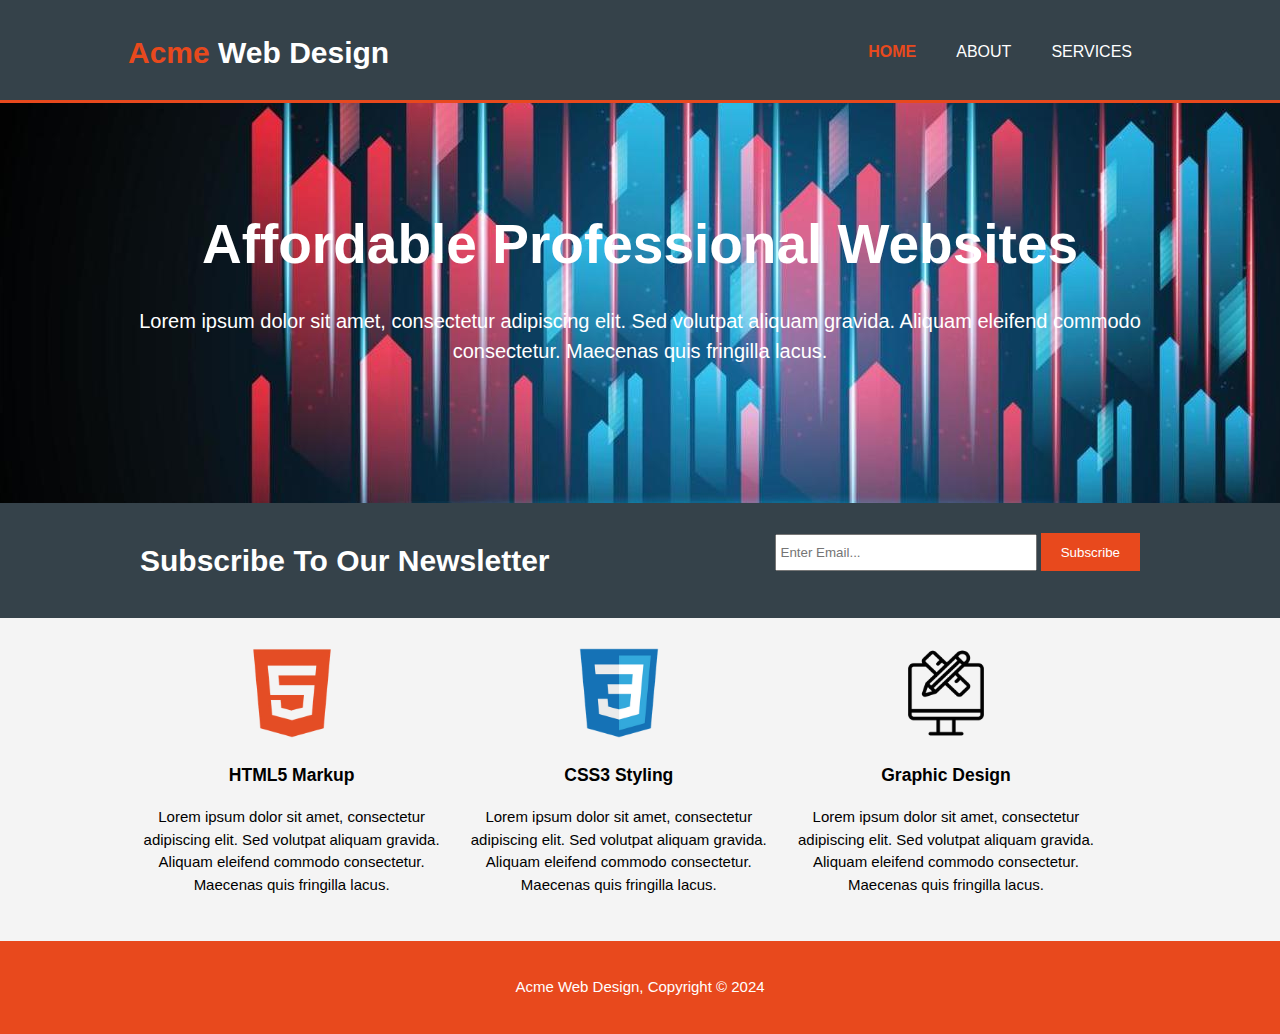
<file: Acme Web Design/index.html>
<!DOCTYPE html>
<html>
<head>
	<meta charset="utf-8">
	<meta name="viewport" content="width=device-width, initial-scale=1"> 

	<!-- for SEO -->
	<meta name="description" content="Affordable and professional web design">
	<meta name="keywords" content="web design, affordable web design, professional web design">
	<meta name="author" content="Taylor Yin">
	<title>Acme Web Design | Welcome</title>
	<link rel="stylesheet" type="text/css" href="css/style.css">
</head>
<body>
	<header>
		<div class="container">
			<div id="branding">
				<h1><span class="highlight">Acme</span> Web Design</h1>
			</div>
			<nav>
				<ul>
					<li class="current"><a href="index.html">HOME</a></li>
					<li><a href="about.html">ABOUT</a></li>
					<li><a href="services.html">SERVICES</a></li>
				</ul>
			</nav>
		</div>
	</header>
	<section id="showcase">
		<div class="container">
			<h1>Affordable Professional Websites</h1>
			<p>Lorem ipsum dolor sit amet, consectetur adipiscing elit. Sed volutpat aliquam gravida. Aliquam eleifend commodo consectetur. Maecenas quis fringilla lacus.</p>
		</div>
	</section>

	<section id="newsletter">
		<div class="container">
			<h1>Subscribe To Our Newsletter</h1>
			<form action="process.php">
				<input type="email" placeholder="Enter Email...">
				<button type="submit" class="button_1">Subscribe</button>
			</form>
		</div>
	</section>

	<section id="boxes">
		<div class="container">
			<div class="box">
				<img src="./images/HTML5.png">
				<h3>HTML5 Markup</h3>
				<p>Lorem ipsum dolor sit amet, consectetur adipiscing elit. Sed volutpat aliquam gravida. Aliquam eleifend commodo consectetur. Maecenas quis fringilla lacus.</p>
			</div>
			<div class="box">
				<img src="./images/CSS3.png">
				<h3>CSS3 Styling</h3>
				<p>Lorem ipsum dolor sit amet, consectetur adipiscing elit. Sed volutpat aliquam gravida. Aliquam eleifend commodo consectetur. Maecenas quis fringilla lacus.</p>
			</div>
			<div class="box">
				<img src="./images/Graphic.png">
				<h3>Graphic Design</h3>
				<p>Lorem ipsum dolor sit amet, consectetur adipiscing elit. Sed volutpat aliquam gravida. Aliquam eleifend commodo consectetur. Maecenas quis fringilla lacus.</p>
			</div>
		</div>
	</section>

	<footer>
		<p>Acme Web Design, Copyright &copy; 2024</p>
	</footer>
</body>
</html>
</file>
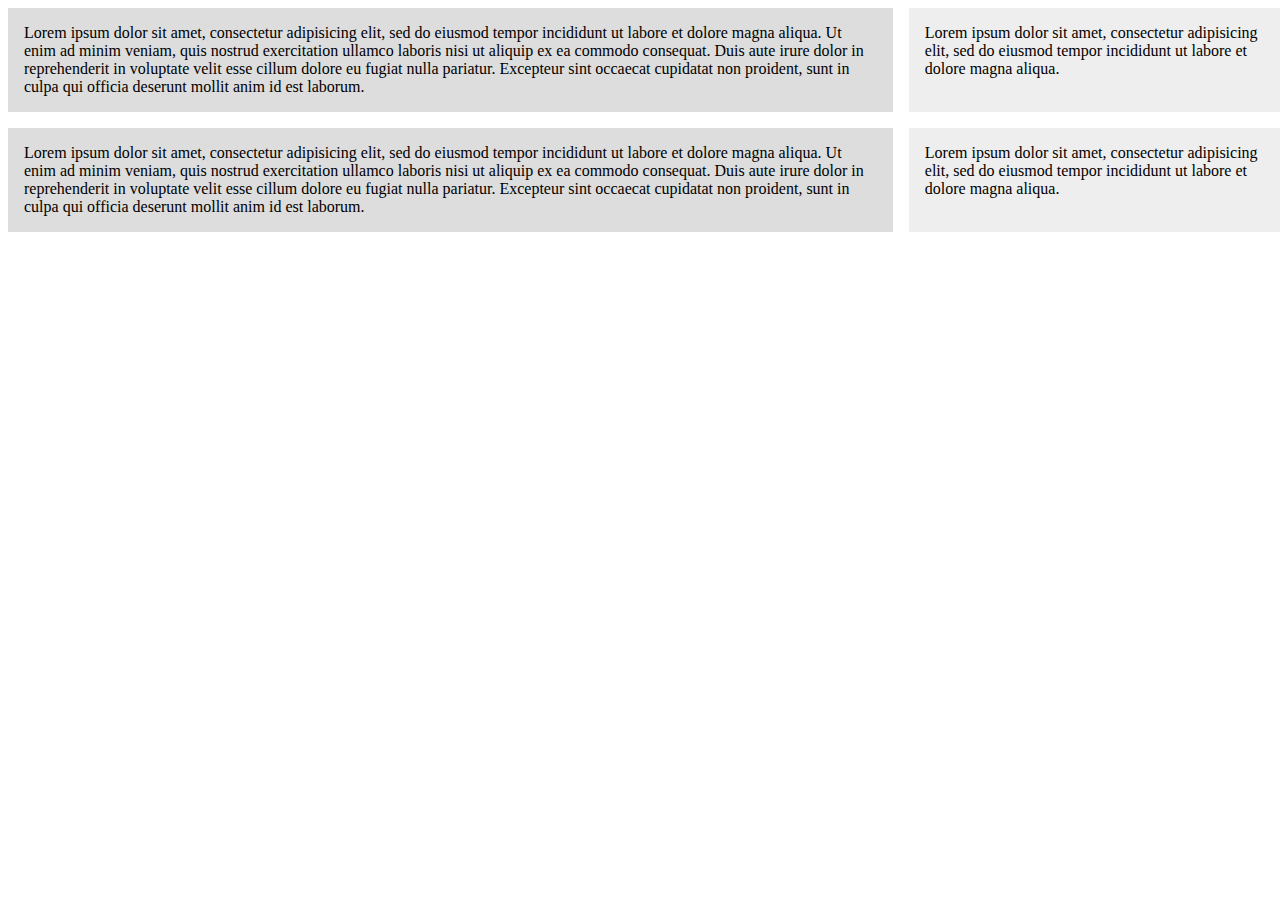
<file: CSS Grid/index.html>
<!DOCTYPE html>
<html>
<head>
	<meta charset="utf-8">
	<meta name="viewport" content="width=device-width, initial-scale=1">
	<title>CSS Grids</title>
	<style>
		.container{
			display: grid;
			grid-template-columns: 70% 30%;
			/*grid-column-gap: 1em;
			grid-row-gap: 1em;*/

			grid-gap:1em;
		}
		.container > div{
			background: #eee;
			padding: 1em;
		}

		.container > div:nth-child(odd){
			background: #ddd;
		} 
	</style>
</head>
<body>

	<div class="container">
		<div>
			Lorem ipsum dolor sit amet, consectetur adipisicing elit, sed do eiusmod
			tempor incididunt ut labore et dolore magna aliqua. Ut enim ad minim veniam,
			quis nostrud exercitation ullamco laboris nisi ut aliquip ex ea commodo
			consequat. Duis aute irure dolor in reprehenderit in voluptate velit esse
			cillum dolore eu fugiat nulla pariatur. Excepteur sint occaecat cupidatat non
			proident, sunt in culpa qui officia deserunt mollit anim id est laborum.
		</div>
		<div>
			Lorem ipsum dolor sit amet, consectetur adipisicing elit, sed do eiusmod
			tempor incididunt ut labore et dolore magna aliqua.
		</div>
		<div>
			Lorem ipsum dolor sit amet, consectetur adipisicing elit, sed do eiusmod
			tempor incididunt ut labore et dolore magna aliqua. Ut enim ad minim veniam,
			quis nostrud exercitation ullamco laboris nisi ut aliquip ex ea commodo
			consequat. Duis aute irure dolor in reprehenderit in voluptate velit esse
			cillum dolore eu fugiat nulla pariatur. Excepteur sint occaecat cupidatat non
			proident, sunt in culpa qui officia deserunt mollit anim id est laborum.
		</div>
		<div>
			Lorem ipsum dolor sit amet, consectetur adipisicing elit, sed do eiusmod
			tempor incididunt ut labore et dolore magna aliqua.
		</div>
	</div>
		
</body>
</html>
</file>
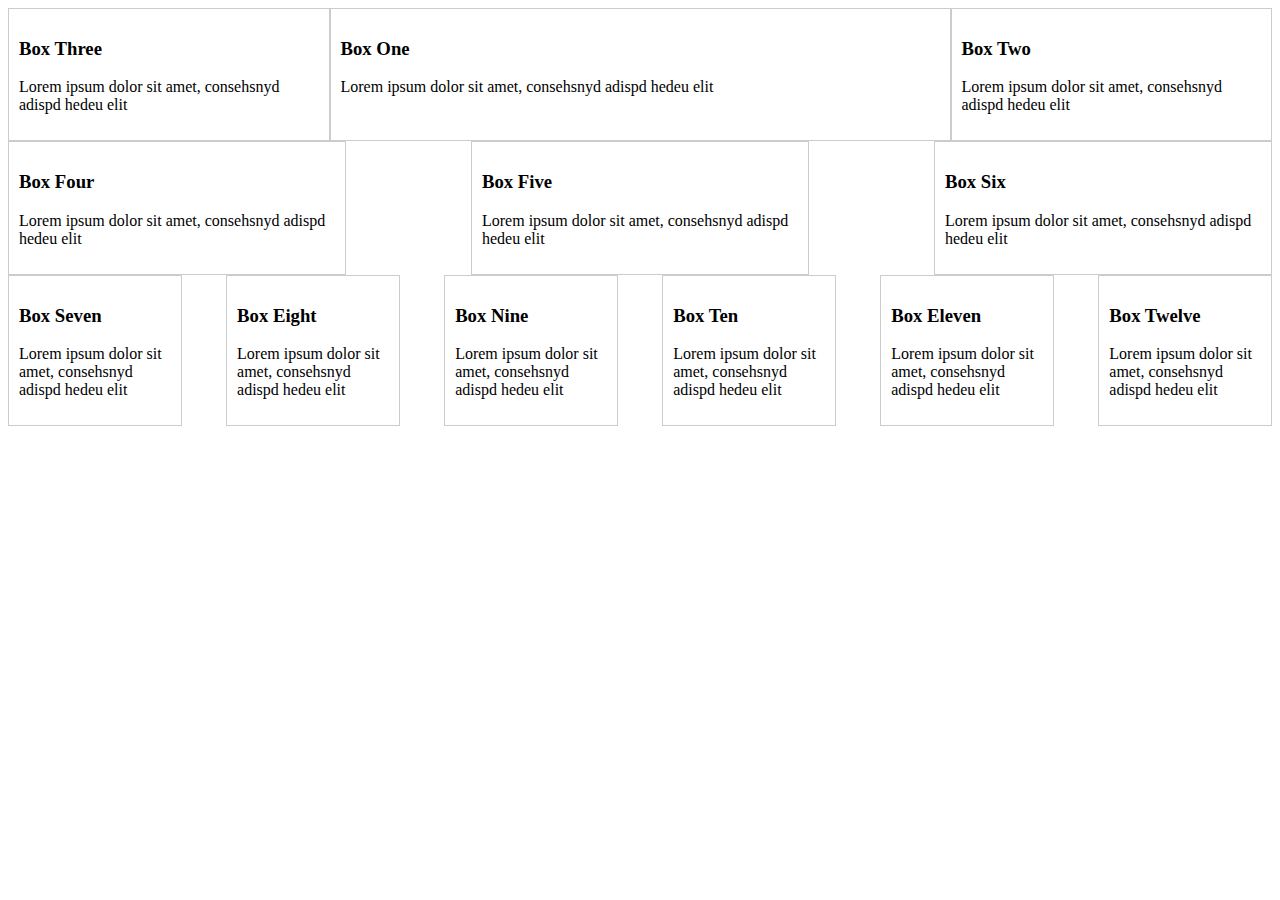
<file: Flexbox/index.html>
<!DOCTYPE html>
<html>
<head>
	<meta charset="utf-8">
	<meta name="viewport" content="width=device-width, initial-scale=1">
	<title>Flexbox</title>
	<style>
		@media(min-width: 468px){
			.container-1{
				display: flex;
				/*align the border
				align-items: flex-start;
				align-items: flex-end;
				align-items: center;
				*/

				/*change from row to column
				flex-direction: column;
				*/
		}

			.container-2{
				display: flex;
				/*
				justify-content: flex-start;
				justify-content: flex-end;
				justify-content: flex-center;
				justify-content: space-around;
				*/
				justify-content: space-between;
			}
		}
		
		.container-3{
			display: flex;
			flex-wrap: wrap;
			justify-content: space-between;
		}

		.container-1 div, .container-2 div, .container-3 div{
			border: 1px #ccc solid;
			padding: 10px;
		}

		.box-1{
			flex:2;
			/*change the order of the box*/
			order: 2;

		}

		.box-2{
			flex:1;
			order: 3;
		}

		.box-3{
			flex:1;
			order: 1;
		}

		.container-2-box{
			flex-basis: 25%; /*flex box way to do 'width'*/
		}

		.container-3-box{
			flex-basis: 12%;
		}
	</style>
</head>
<body>
	<div class="container-1">
		<div class="box-1">
		<h3>Box One</h3>
		<p>Lorem ipsum dolor sit amet, consehsnyd adispd hedeu elit</p>
		</div>
		<div class="box-2">
		<h3>Box Two</h3>
		<p>Lorem ipsum dolor sit amet, consehsnyd adispd hedeu elit</p>
		</div>
		<div class="box-3">
		<h3>Box Three</h3>
		<p>Lorem ipsum dolor sit amet, consehsnyd adispd hedeu elit</p>
		</div>
	</div>

	<div class="container-2">
		<div class="container-2-box">
		<h3>Box Four</h3>
		<p>Lorem ipsum dolor sit amet, consehsnyd adispd hedeu elit</p>
		</div>
		<div class="container-2-box">
		<h3>Box Five</h3>
		<p>Lorem ipsum dolor sit amet, consehsnyd adispd hedeu elit</p>
		</div>
		<div class="container-2-box">
		<h3>Box Six</h3>
		<p>Lorem ipsum dolor sit amet, consehsnyd adispd hedeu elit</p>
		</div>
	</div>

	<div class="container-3">
		<div class="container-3-box">
		<h3>Box Seven</h3>
		<p>Lorem ipsum dolor sit amet, consehsnyd adispd hedeu elit</p>
		</div>
		<div class="container-3-box">
		<h3>Box Eight</h3>
		<p>Lorem ipsum dolor sit amet, consehsnyd adispd hedeu elit</p>
		</div>
		<div class="container-3-box">
		<h3>Box Nine</h3>
		<p>Lorem ipsum dolor sit amet, consehsnyd adispd hedeu elit</p>
		</div>
		<div class="container-3-box">
		<h3>Box Ten</h3>
		<p>Lorem ipsum dolor sit amet, consehsnyd adispd hedeu elit</p>
		</div>
		<div class="container-3-box">
		<h3>Box Eleven</h3>
		<p>Lorem ipsum dolor sit amet, consehsnyd adispd hedeu elit</p>
		</div>
		<div class="container-3-box">
		<h3>Box Twelve</h3>
		<p>Lorem ipsum dolor sit amet, consehsnyd adispd hedeu elit</p>
		</div>
	</div>

</body>
</html>
</file>
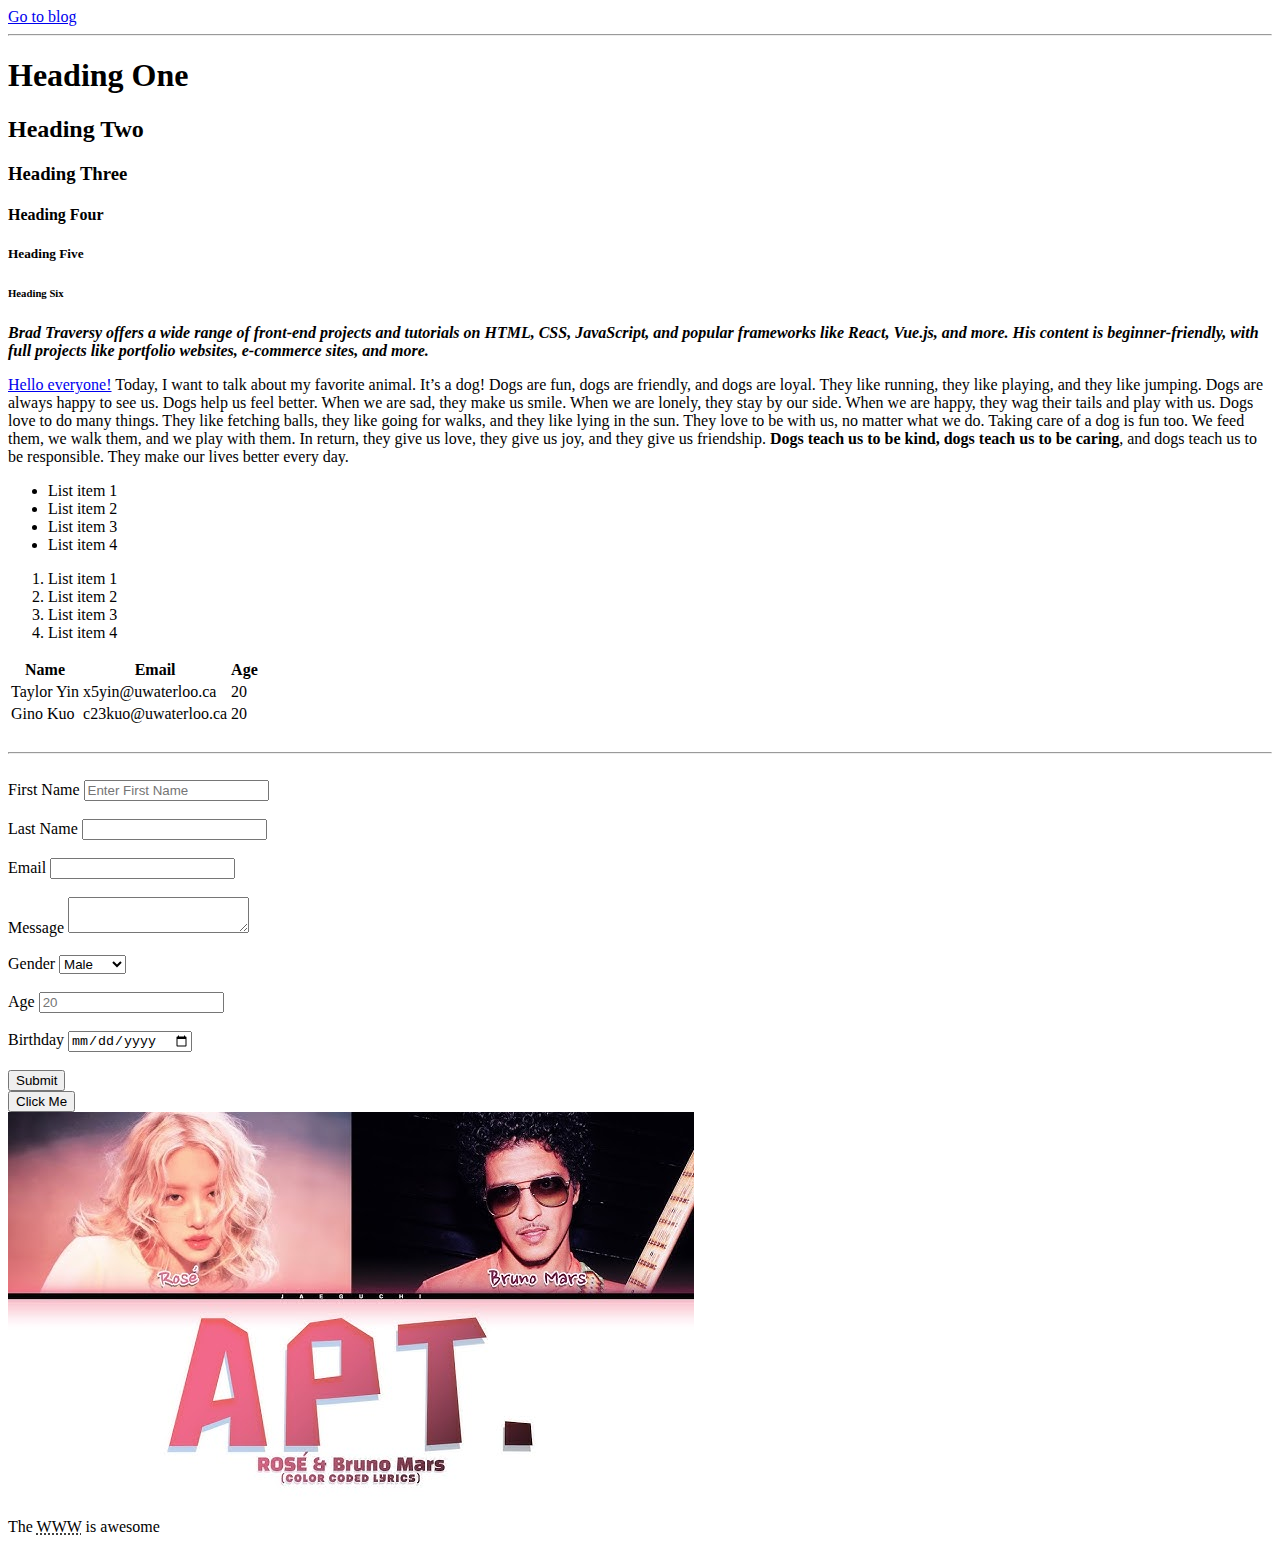
<file: HTML_Study/index.html>
<!DOCTYPE html>
<html>
	<head>
		<title>My First Try</title>
	</head>
	<body>
		<a href="blog.html">Go to blog</a>
		<hr>
		<!-- Headings -->
		<h1>Heading One</h1>
		<h2>Heading Two</h2>
		<h3>Heading Three</h3>
		<h4>Heading Four</h4>
		<h5>Heading Five</h5>
		<h6>Heading Six</h6>

		<!-- Paragraphs -->
		<p>
			<em><strong>Brad Traversy offers a wide range of front-end projects and tutorials on HTML, CSS, JavaScript, and popular frameworks like React, Vue.js, and more. His content is beginner-friendly, with full projects like portfolio websites, e-commerce sites, and more.</strong></em>
		</p>
		<p>
			<a href="https://www.youtube.com/watch?v=UB1O30fR-EE&list=PLillGF-RfqbZTASqIqdvm1R5mLrQq79CU&ab_channel=TraversyMedia" target="_blank">Hello everyone!</a> Today, I want to talk about my favorite animal. It’s a dog!
			<!-- target="_blank" is to open a new window for the external website -->

			Dogs are fun, dogs are friendly, and dogs are loyal. They like running, they like playing, and they like jumping. Dogs are always happy to see us.

			Dogs help us feel better. When we are sad, they make us smile. When we are lonely, they stay by our side. When we are happy, they wag their tails and play with us.

			Dogs love to do many things. They like fetching balls, they like going for walks, and they like lying in the sun. They love to be with us, no matter what we do.

			Taking care of a dog is fun too. We feed them, we walk them, and we play with them. In return, they give us love, they give us joy, and they give us friendship.

			<strong>Dogs teach us to be kind, dogs teach us to be caring</strong>, and dogs teach us to be responsible. They make our lives better every day.
		</p>

		<!-- Lists -->
		<ul>
			<li>List item 1</li>
			<li>List item 2</li>
			<li>List item 3</li>
			<li>List item 4</li>
		</ul>

		<ol>
			<li>List item 1</li>
			<li>List item 2</li>
			<li>List item 3</li>
			<li>List item 4</li>
		</ol>

		<!-- Table -->
		<table>
			<thead>
				<tr>
					<th>Name</th>
					<th>Email</th>
					<th>Age</th>
				</tr>
			</thead>
			<tbody>
				<tr>
					<td>Taylor Yin</td>
					<td>x5yin@uwaterloo.ca</td>
					<td>20</td>
				</tr>

				<tr>
					<td>Gino Kuo</td>
					<td>c23kuo@uwaterloo.ca</td>
					<td>20</td>
				</tr>			
			</tbody>
		</table>

		<br>
		<hr>
		<br>

		<!-- Forms -->
		<form action="process.php"  method="POST"> <!-- related to more server side programming -->
			<div>
			<label>First Name</label>
			<input type="text" name="firstName" placeholder="Enter First Name">		<!-- <label> and <input> are both inline level elements -->
			</div>

			<br>

			<div>
			<label>Last Name</label>
			<input type="text" name="lastName">
			</div>

			<br>
			
			<div>
			<label>Email</label>
			<input type="email" name="email">
			</div>

			<br>
			
			<div>
			<label>Message</label>
			<textarea name="message"></textarea>
			</div>

			<br>
			
			<div>
			<label>Gender</label>
			<select name="gender">
				<option value="male">Male</option>
				<option value="female">Female</option>
				<option value="other">Other</option>
			</select>
			</div>

			<br>
			
			<div>
			<label>Age</label>
			<input type="number" name="age" placeholder="20">
			</div>

			<br>
			
			<div>
			<label>Birthday</label>
			<input type="date" name="birthday">
			</div>

			<br>

			<input type="submit" name="submit" value="Submit">  <!-- "value" is the actual button text on the form -->

		</form>	

		<!-- Buttons -->
		<button>Click Me</button>
		<br>

		<!-- Images --> <!-- self closing tag -->
		<a href="images/APT.jpg">
		<img src="images/APT.jpg" alt="My Sample Image"> 
		</a>

		<!-- Quotations -->
		<p>The <abbr title="World Wide Web">WWW</abbr> is awesome</p>

		
	</body>
</html>
</file>
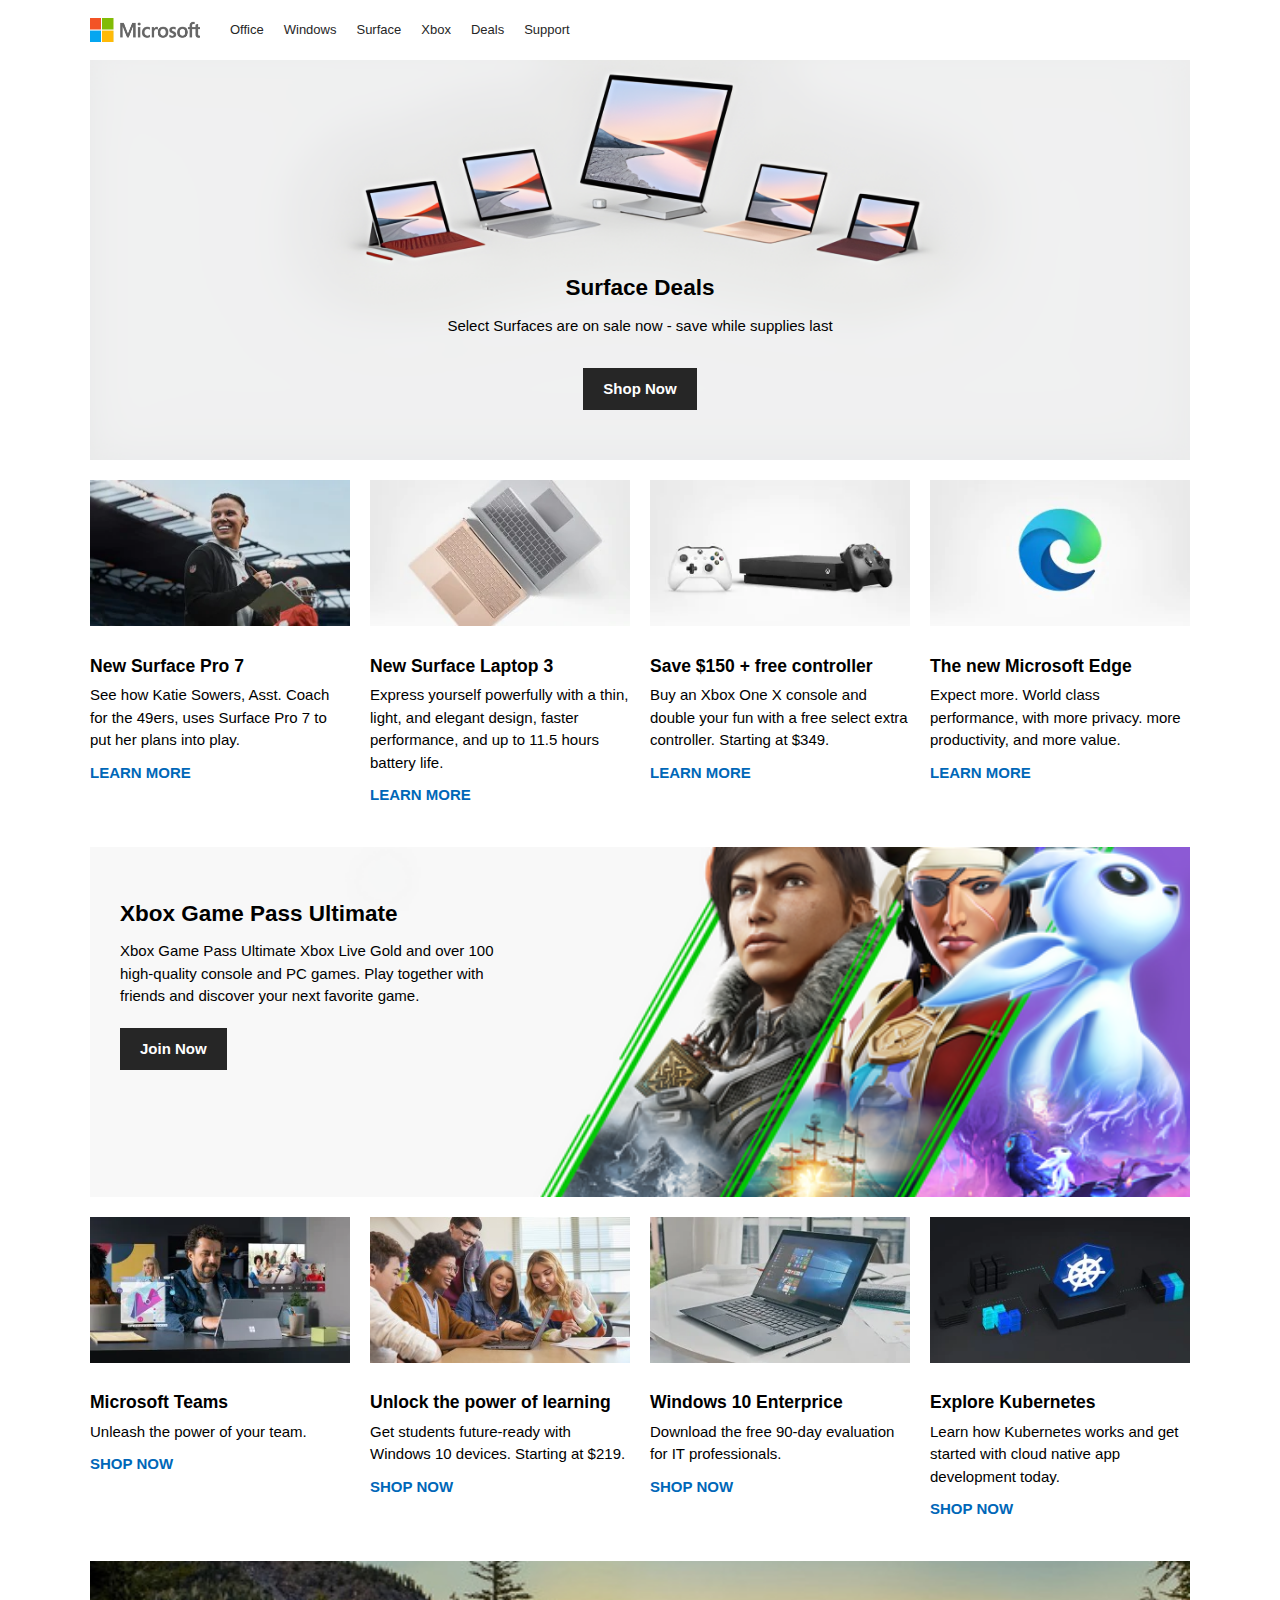
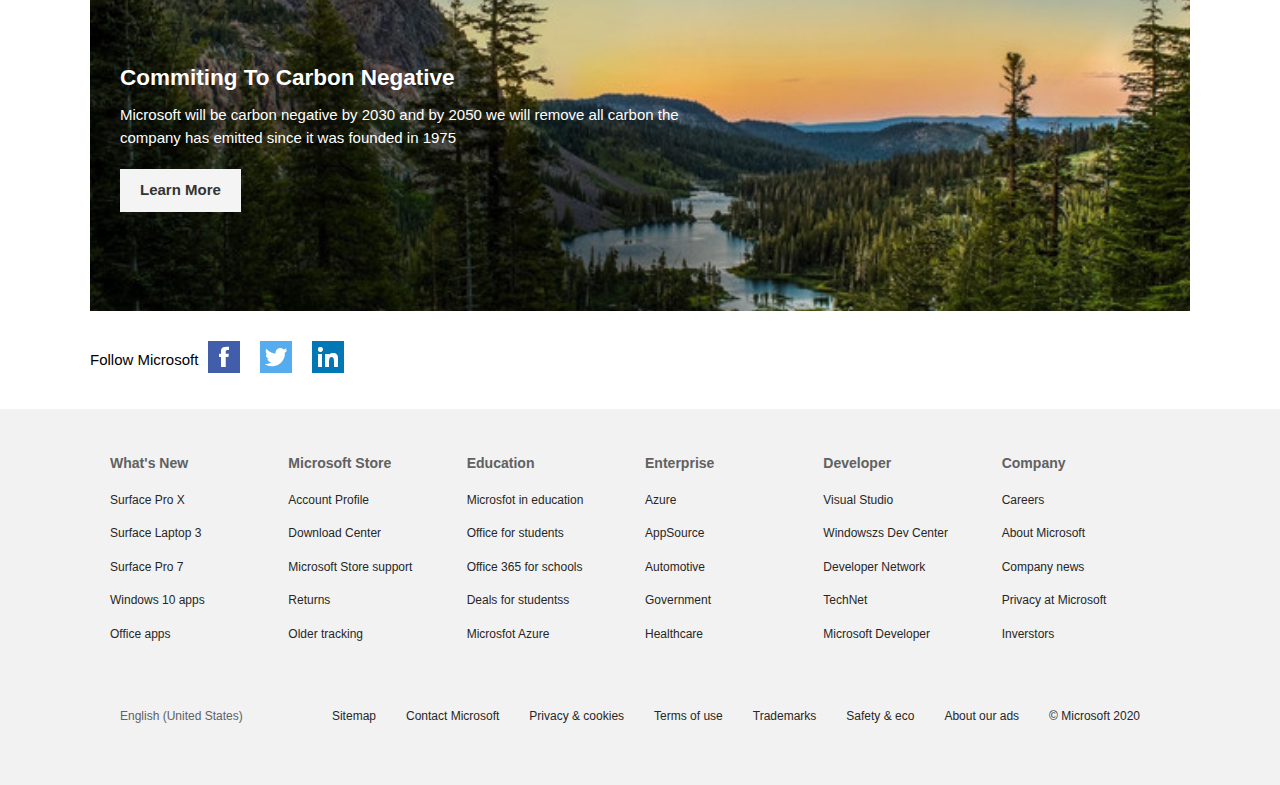
<file: Microsoft_project/index.html>
<!DOCTYPE html>
<html lang="en">

<head>
    <meta charset="UTF-8">
    <meta name="viewport" content="width=device-width, initial-scale=1.0">
    <link rel="stylesheet" href="https://cdnjs.cloudflare.com/ajax/libs/font-awesome/6.7.1/css/all.min.css"
        integrity="sha512-5Hs3dF2AEPkpNAR7UiOHba+lRSJNeM2ECkwxUIxC1Q/FLycGTbNapWXB4tP889k5T5Ju8fs4b1P5z/iB4nMfSQ=="
        crossorigin="anonymous" referrerpolicy="no-referrer" />
    <link rel="stylesheet" href="style.css">
    <title>Microsoft Official Homepage</title>
</head>

<body>

    <div class="menu-btn">
        <i class="fas fa-bars fa-2x"></i>
    </div>
    <div class="container">
        <!--Nav-->
        <nav class="main-nav">
            <img src="img/logo.png" alt="Microsoft" class="logo">

            <ul class="main-menu">
                <li><a href="#">Office</a></li>
                <li><a href="#">Windows</a></li>
                <li><a href="#">Surface</a></li>
                <li><a href="#">Xbox</a></li>
                <li><a href="#">Deals</a></li>
                <li><a href="#">Support</a></li>
            </ul>

            <ul class="right-menu">
                <li>
                    <a href="#">
                        <i class="fas fa-search"></i>
                    </a>
                </li>
                <li>
                    <a href="#">
                        <i class="fas fa-shopping-cart"></i>
                    </a>
                </li>
            </ul>
        </nav>

        <!--Showcase-->
        <header class="showcase">
            <h2>Surface Deals</h2>
            <p>Select Surfaces are on sale now - save while supplies last</p>
            <a href="#" class="btn">Shop Now <i class="fas fa-chevron-right"></i></a>
        </header>

        <!--Home cards 1-->
        <section class="home-cards">
            <div>
                <img src="img/card1.png" alt="">
                <h3>New Surface Pro 7</h3>
                <p>See how Katie Sowers, Asst. Coach for the 49ers, uses Surface Pro 7 to put her plans into play.</p>
                <a href="#">Learn More<i class="fas fa-chevron-right"></i></a>
            </div>
            <div>
                <img src="img/card2.png" alt="">
                <h3>New Surface Laptop 3</h3>
                <p>Express yourself powerfully with a thin, light, and elegant design, faster performance, and up to
                    11.5 hours battery life.</p>
                <a href="#">Learn More<i class="fas fa-chevron-right"></i></a>
            </div>
            <div>
                <img src="img/card3.png" alt="">
                <h3>Save $150 + free controller</h3>
                <p>Buy an Xbox One X console and double your fun with a free select extra controller. Starting at $349.
                </p>
                <a href="#">Learn More<i class="fas fa-chevron-right"></i></a>
            </div>
            <div>
                <img src="img/card4.png" alt="">
                <h3>The new Microsoft Edge</h3>
                <p>Expect more. World class performance, with more privacy. more productivity, and more value.</p>
                <a href="#">Learn More<i class="fas fa-chevron-right"></i></a>
            </div>
        </section>

        <!--Xbox-->
        <section class="xbox">
            <div class="content">
                <h2>Xbox Game Pass Ultimate</h2>
                <p>Xbox Game Pass Ultimate Xbox Live Gold and over 100 high-quality console and PC games. Play together
                    with friends and discover your next favorite game.</p>
                <a href="#" class="btn">Join Now <i class="fas fa-chevron-right"></i></a>
            </div>
        </section>

        <!--Home cards 2-->
        <section class="home-cards">
            <div>
                <img src="img/card5.png" alt="">
                <h3>Microsoft Teams</h3>
                <p>Unleash the power of your team.</p>
                <a href="#">Shop Now <i class="fas fa-chevron-right"></i></a>
            </div>
            <div>
                <img src="img/card6.jpg" alt="">
                <h3>Unlock the power of learning</h3>
                <p>Get students future-ready with Windows 10 devices. Starting at $219.</p>
                <a href="#">Shop Now <i class="fas fa-chevron-right"></i></a>
            </div>
            <div>
                <img src="img/card7.png" alt="">
                <h3>Windows 10 Enterprice</h3>
                <p>Download the free 90-day evaluation for IT professionals.</p>
                <a href="#">Shop Now <i class="fas fa-chevron-right"></i></a>
            </div>
            <div>
                <img src="img/card8.png" alt="">
                <h3>Explore Kubernetes</h3>
                <p>Learn how Kubernetes works and get started with cloud native app development today.</p>
                <a href="#">Shop Now <i class="fas fa-chevron-right"></i></a>
            </div>
        </section>

        <!--Carbon-->
        <section class="carbon dark">
            <div class="content">
                <h2>Commiting To Carbon Negative</h2>
                <p>Microsoft will be carbon negative by 2030 and by 2050 we will remove all carbon the company has
                    emitted since it was founded in 1975 </p>
                <a href="#" class="btn">Learn More <i class="fas fa-chevron-right"></i></a>
            </div>
        </section>

        <!--Follow-->
        <section class="follow">
            <p>Follow Microsoft</p>
            <a href="https://facebook.com">
                <img src="img/social-fb.png" alt="Facebook">
            </a>
            <a href="https://twitter.com">
                <img src="img/social-twitter.png" alt="Twitter">
            </a>
            <a href="https://linkedin.com">
                <img src="img/social-linkedin.png" alt="Linkedin">
            </a>
        </section>
    </div>

    <!--Links-->
    <section class="links">
        <div class="links-inner">
            <ul>
                <li>
                    <h3>What's New</h3>
                </li>
                <li><a href="#">Surface Pro X</a></li>
                <li><a href="#">Surface Laptop 3</a></li>
                <li><a href="#">Surface Pro 7</a></li>
                <li><a href="#">Windows 10 apps</a></li>
                <li><a href="#">Office apps</a></li>
            </ul>
            <ul>
                <li>
                    <h3>Microsoft Store</h3>
                </li>
                <li><a href="#">Account Profile</a></li>
                <li><a href="#">Download Center</a></li>
                <li><a href="#">Microsoft Store support</a></li>
                <li><a href="#">Returns</a></li>
                <li><a href="#">Older tracking</a></li>
            </ul>
            <ul>
                <li>
                    <h3>Education</h3>
                </li>
                <li><a href="#">Microsfot in education</a></li>
                <li><a href="#">Office for students</a></li>
                <li><a href="#">Office 365 for schools</a></li>
                <li><a href="#">Deals for studentss</a></li>
                <li><a href="#">Microsfot Azure</a></li>
            </ul>
            <ul>
                <li>
                    <h3>Enterprise</h3>
                </li>
                <li><a href="#">Azure</a></li>
                <li><a href="#">AppSource</a></li>
                <li><a href="#">Automotive</a></li>
                <li><a href="#">Government</a></li>
                <li><a href="#">Healthcare</a></li>
            </ul>
            <ul>
                <li>
                    <h3>Developer</h3>
                </li>
                <li><a href="#">Visual Studio</a></li>
                <li><a href="#">Windowszs Dev Center</a></li>
                <li><a href="#">Developer Network</a></li>
                <li><a href="#">TechNet</a></li>
                <li><a href="#">Microsoft Developer</a></li>
            </ul>
            <ul>
                <li>
                    <h3>Company</h3>
                </li>
                <li><a href="#">Careers</a></li>
                <li><a href="#">About Microsoft</a></li>
                <li><a href="#">Company news</a></li>
                <li><a href="#">Privacy at Microsoft</a></li>
                <li><a href="#">Inverstors</a></li>
            </ul>
        </div>
    </section>

    <!--Footer-->
    <footer class="footer">
        <div class="footer-inner">
            <div><i class="fas fa-globe fa-2x"></i>English (United States)</div>
            <ul>
                <li><a href="#">Sitemap</a></li>
                <li><a href="#">Contact Microsoft</a></li>
                <li><a href="#">Privacy & cookies</a></li>
                <li><a href="#">Terms of use</a></li>
                <li><a href="#">Trademarks</a></li>
                <li><a href="#">Safety & eco</a></li>
                <li><a href="#">About our ads</a></li>
                <li><a href="#">&copy; Microsoft 2020</a></li>
            </ul>
        </div>
    </footer>

    <script src="./main.js"></script>
</body>

</html>
</file>
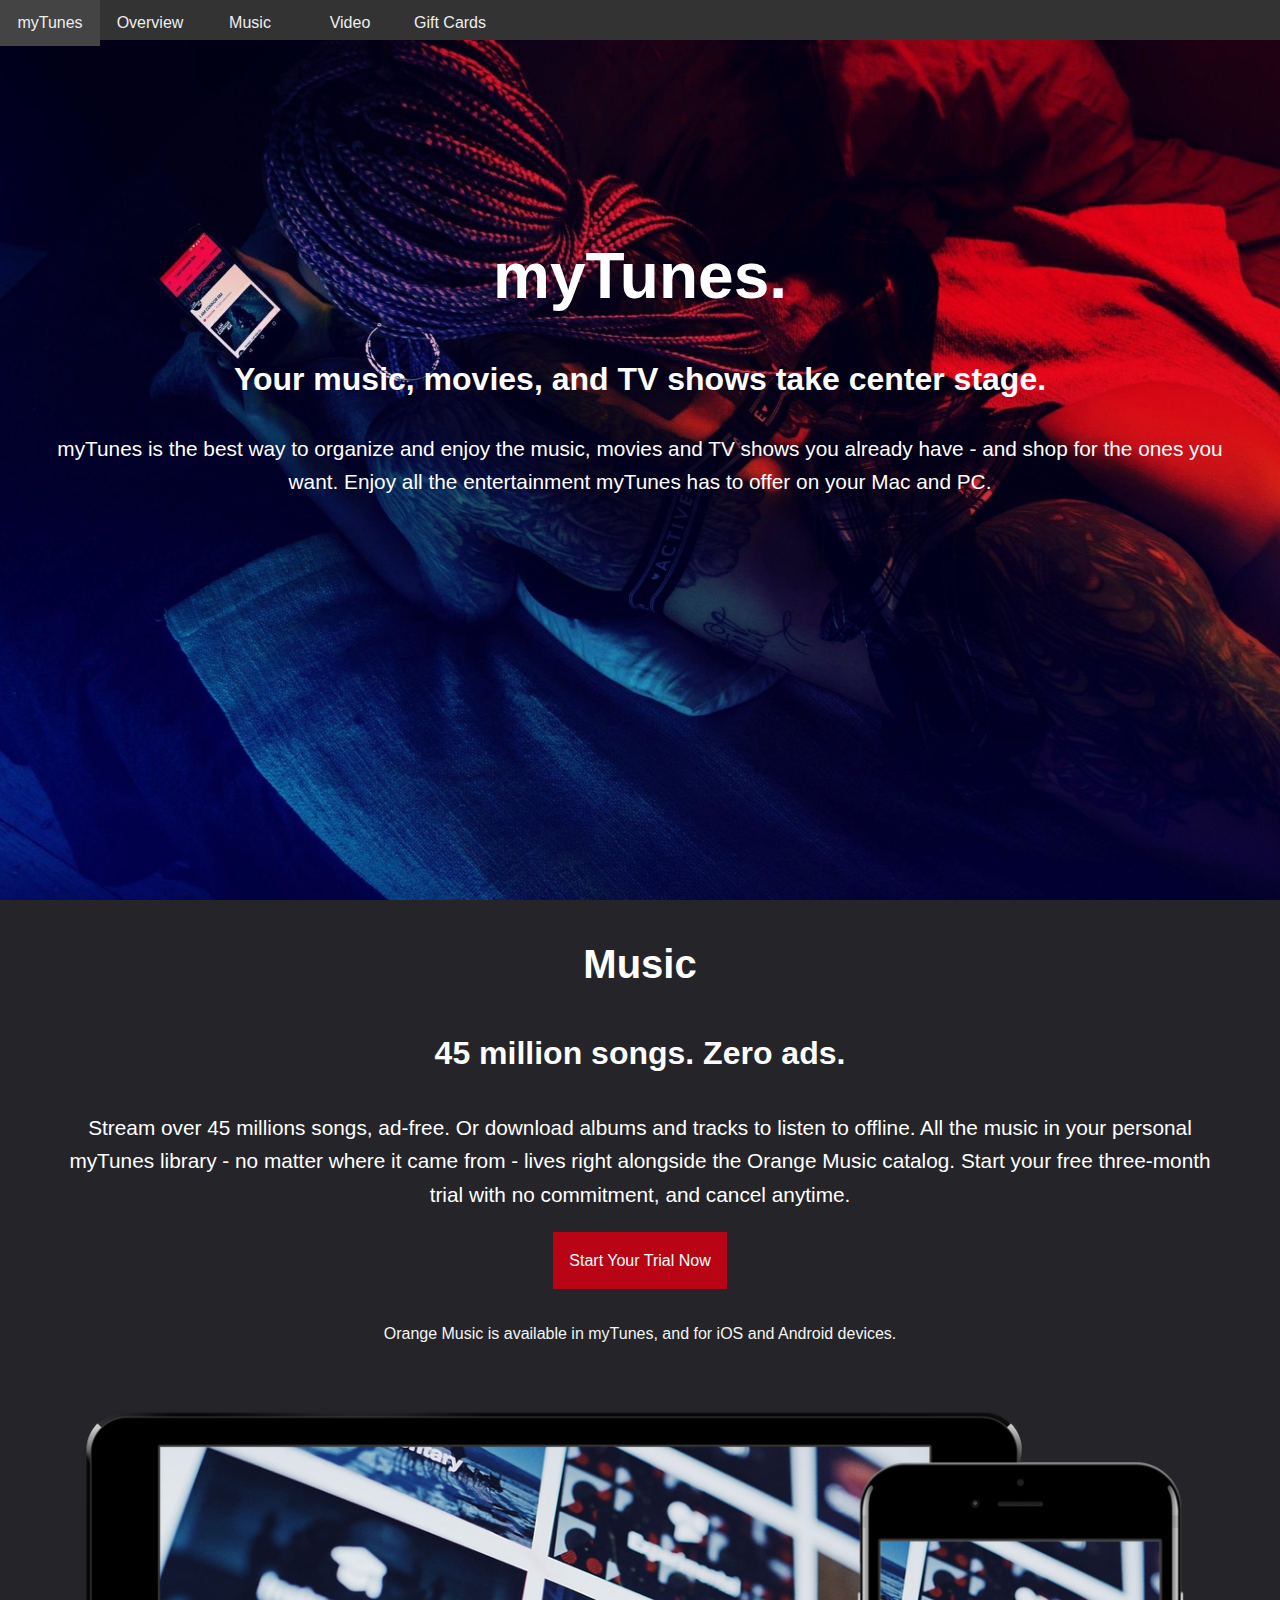
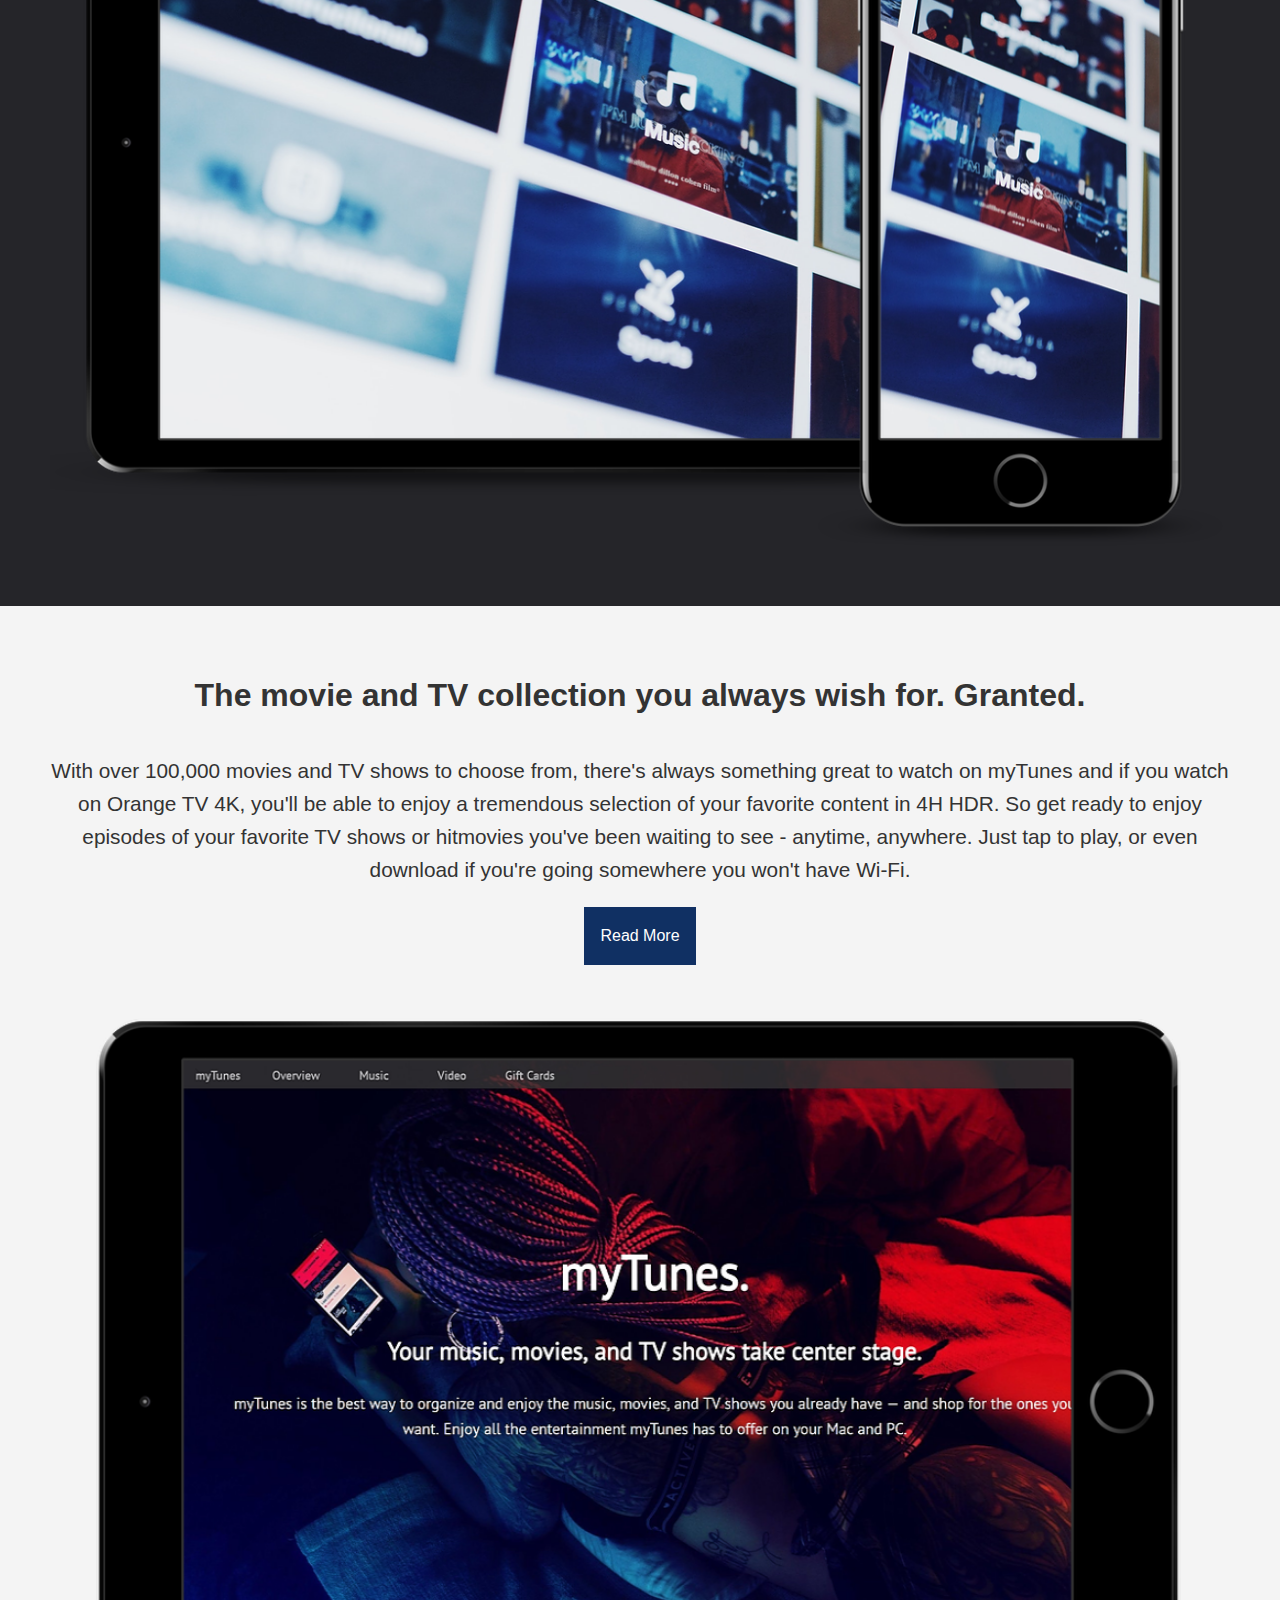
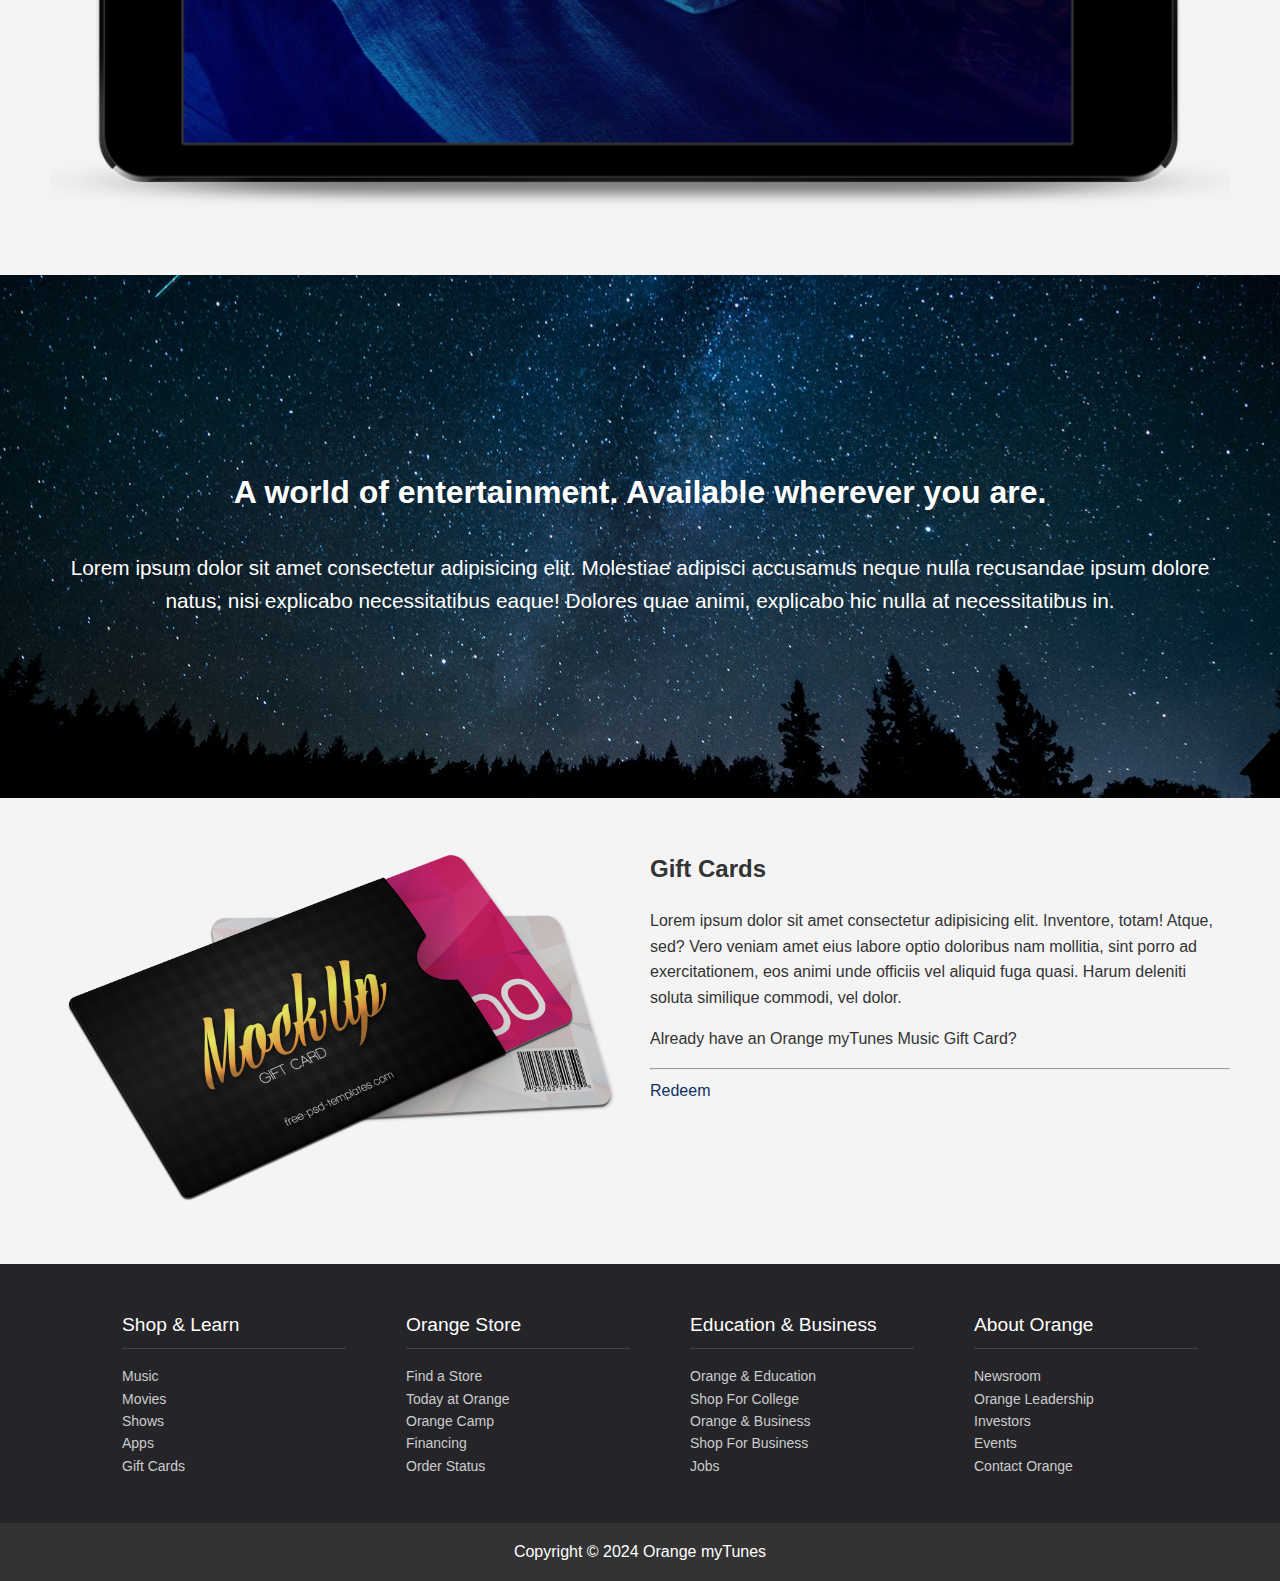
<file: myTunes/index.html>
<!DOCTYPE html>
<html lang="en">

<head>
    <meta charset="UTF-8">
    <meta http-equiv="X-UA-Compatible" content="IE=edge">
    <meta name="viewport" content="width=device-width, initial-scale=1.0">
    <link rel="apple-touch-icon" sizes="180x180" href="./apple-touch-icon.png">
    <link rel="icon" type="image/png" sizes="32x32" href="./favicon-32x32.png">
    <link rel="icon" type="image/png" sizes="16x16" href="./favicon-16x16.png">
    <link rel="manifest" href="./site.webmanifest">
    <link rel="stylesheet" href="css/style.css">
    <link rel="stylesheet" href="https://cdnjs.cloudflare.com/ajax/libs/font-awesome/6.7.1/css/all.min.css"
        integrity="sha512-5Hs3dF2AEPkpNAR7UiOHba+lRSJNeM2ECkwxUIxC1Q/FLycGTbNapWXB4tP889k5T5Ju8fs4b1P5z/iB4nMfSQ=="
        crossorigin="anonymous" referrerpolicy="no-referrer" />
    <title>Welcome to myTunes</title>
</head>

<body>
    <!--Showcase & Nav-->
    <div id="showcase">
        <header>
            <nav class="cf">
                <ul class="cf">
                    <li class="hide-on-small">
                        <a href="#showcase">myTunes</a>
                    </li>
                    <li>
                        <a href="#showcase">Overview</a>
                    </li>
                    <li>
                        <a href="#music">Music</a>
                    </li>
                    <li>
                        <a href="#video">Video</a>
                    </li>
                    <li>
                        <a href="#gift-cards">Gift Cards</a>
                    </li>
                </ul>
                <a href="#" id="openup">myTunes</a>
            </nav>
        </header>

        <div class="section-main container">
            <h1>myTunes.</h1>
            <h2>Your music, movies, and TV shows take center stage.</h2>
            <p class="lead hide-on-small">myTunes is the best way to organize and enjoy the music, movies and TV shows
                you already
                have - and shop for the ones you want. Enjoy all the entertainment myTunes has to offer on your Mac and
                PC. </p>
        </div>
    </div>
    <!--Music Section-->
    <section id="music" class="section">
        <div class="container">
            <h2 class="section-head">
                <i class="fas fa-music"></i> Music
            </h2>
            <h3>45 million songs. Zero ads.</h3>
            <p class="lead">Stream over 45 millions songs, ad-free. Or download albums and tracks to listen to offline.
                All the music in your personal myTunes library - no matter where it came from - lives right alongside
                the Orange Music catalog. Start your free three-month trial with no commitment, and cancel anytime.
            </p>
            <a href="#" class="btn btn-primary mb">Start Your Trial Now</a>
            <p class="text-light">Orange Music is available in myTunes, and for iOS and Android devices.</p>
            <img src="img/mockup1.png" alt="">
        </div>
    </section>
    <!--Video Section-->
    <section id="video" class="section bg-light">
        <div class="container">
            <h3>The movie and TV collection you always wish for. Granted.</h3>
            <p class="lead">With over 100,000 movies and TV shows to choose from, there's always something great to
                watch on myTunes and if you watch on Orange TV 4K, you'll be able to enjoy a tremendous selection of
                your favorite content in 4H HDR. So get ready to enjoy episodes of your favorite TV shows or hitmovies
                you've been waiting to see - anytime, anywhere. Just tap to play, or even download if you're going
                somewhere you won't have Wi-Fi. </p>
            <a href="#" class="btn btn-secondary">Read More</a>
            <img src="img/mockup2.png" alt="">
        </div>
    </section>
    <!--Entertainment Section-->
    <section id="entertainment" class="section">
        <div class="container">
            <h3>A world of entertainment. Available wherever you are.</h3>
            <p class="lead">Lorem ipsum dolor sit amet consectetur adipisicing elit. Molestiae adipisci accusamus neque
                nulla recusandae ipsum dolore natus, nisi explicabo necessitatibus eaque! Dolores quae animi, explicabo
                hic nulla at necessitatibus in.</p>
        </div>
    </section>

    <!--Gift Card Section-->
    <section id="gift-cards" class="section bg-light">
        <div class="container">
            <div class="gift-cards">
                <div>
                    <img src="img/cards.png" alt="">
                </div>
                <div>
                    <h2>Gift Cards</h2>
                    <p>
                        Lorem ipsum dolor sit amet consectetur adipisicing elit. Inventore, totam! Atque, sed? Vero
                        veniam amet eius labore optio doloribus nam mollitia, sint porro ad exercitationem, eos animi
                        unde officiis vel aliquid fuga quasi. Harum deleniti soluta similique commodi, vel dolor.
                    </p>
                    <p>
                        Already have an Orange myTunes Music Gift Card?
                    </p>
                    <hr>
                    <a href="#" class="text-secondary">
                        <i class="fas fa-chevron-right"></i>
                        Redeem
                    </a>
                </div>
            </div>
        </div>
    </section>

    <!--Footer-->
    <footer>
        <div class="container">
            <div class="footer-cols">
                <ul>
                    <li>Shop & Learn</li>
                    <li>
                        <a href="#">Music</a>
                    </li>
                    <li>
                        <a href="#">Movies</a>
                    </li>
                    <li>
                        <a href="#">Shows</a>
                    </li>
                    <li>
                        <a href="#">Apps</a>
                    </li>
                    <li>
                        <a href="#">Gift Cards</a>
                    </li>
                </ul>

                <ul>
                    <li>Orange Store</li>
                    <li>
                        <a href="#">Find a Store</a>
                    </li>
                    <li>
                        <a href="#">Today at Orange</a>
                    </li>
                    <li>
                        <a href="#">Orange Camp</a>
                    </li>
                    <li>
                        <a href="#">Financing</a>
                    </li>
                    <li>
                        <a href="#">Order Status</a>
                    </li>
                </ul>

                <ul>
                    <li>Education & Business</li>
                    <li>
                        <a href="#">Orange & Education</a>
                    </li>
                    <li>
                        <a href="#">Shop For College</a>
                    </li>
                    <li>
                        <a href="#">Orange & Business</a>
                    </li>
                    <li>
                        <a href="#">Shop For Business</a>
                    </li>
                    <li>
                        <a href="#">Jobs</a>
                    </li>
                </ul>

                <ul>
                    <li>About Orange</li>
                    <li>
                        <a href="#">Newsroom</a>
                    </li>
                    <li>
                        <a href="#">Orange Leadership</a>
                    </li>
                    <li>
                        <a href="#">Investors</a>
                    </li>
                    <li>
                        <a href="#">Events</a>
                    </li>
                    <li>
                        <a href="#">Contact Orange</a>
                    </li>
                </ul>
            </div>
        </div>
        <div class="footer-bottom text-center">
            Copyright &copy; 2024 Orange myTunes
        </div>
    </footer>

    <script src="https://code.jquery.com/jquery-3.7.1.min.js"
        integrity="sha256-/JqT3SQfawRcv/BIHPThkBvs0OEvtFFmqPF/lYI/Cxo=" crossorigin="anonymous"></script>
    <script src="js/main.js"></script>
</body>

</html>
</file>
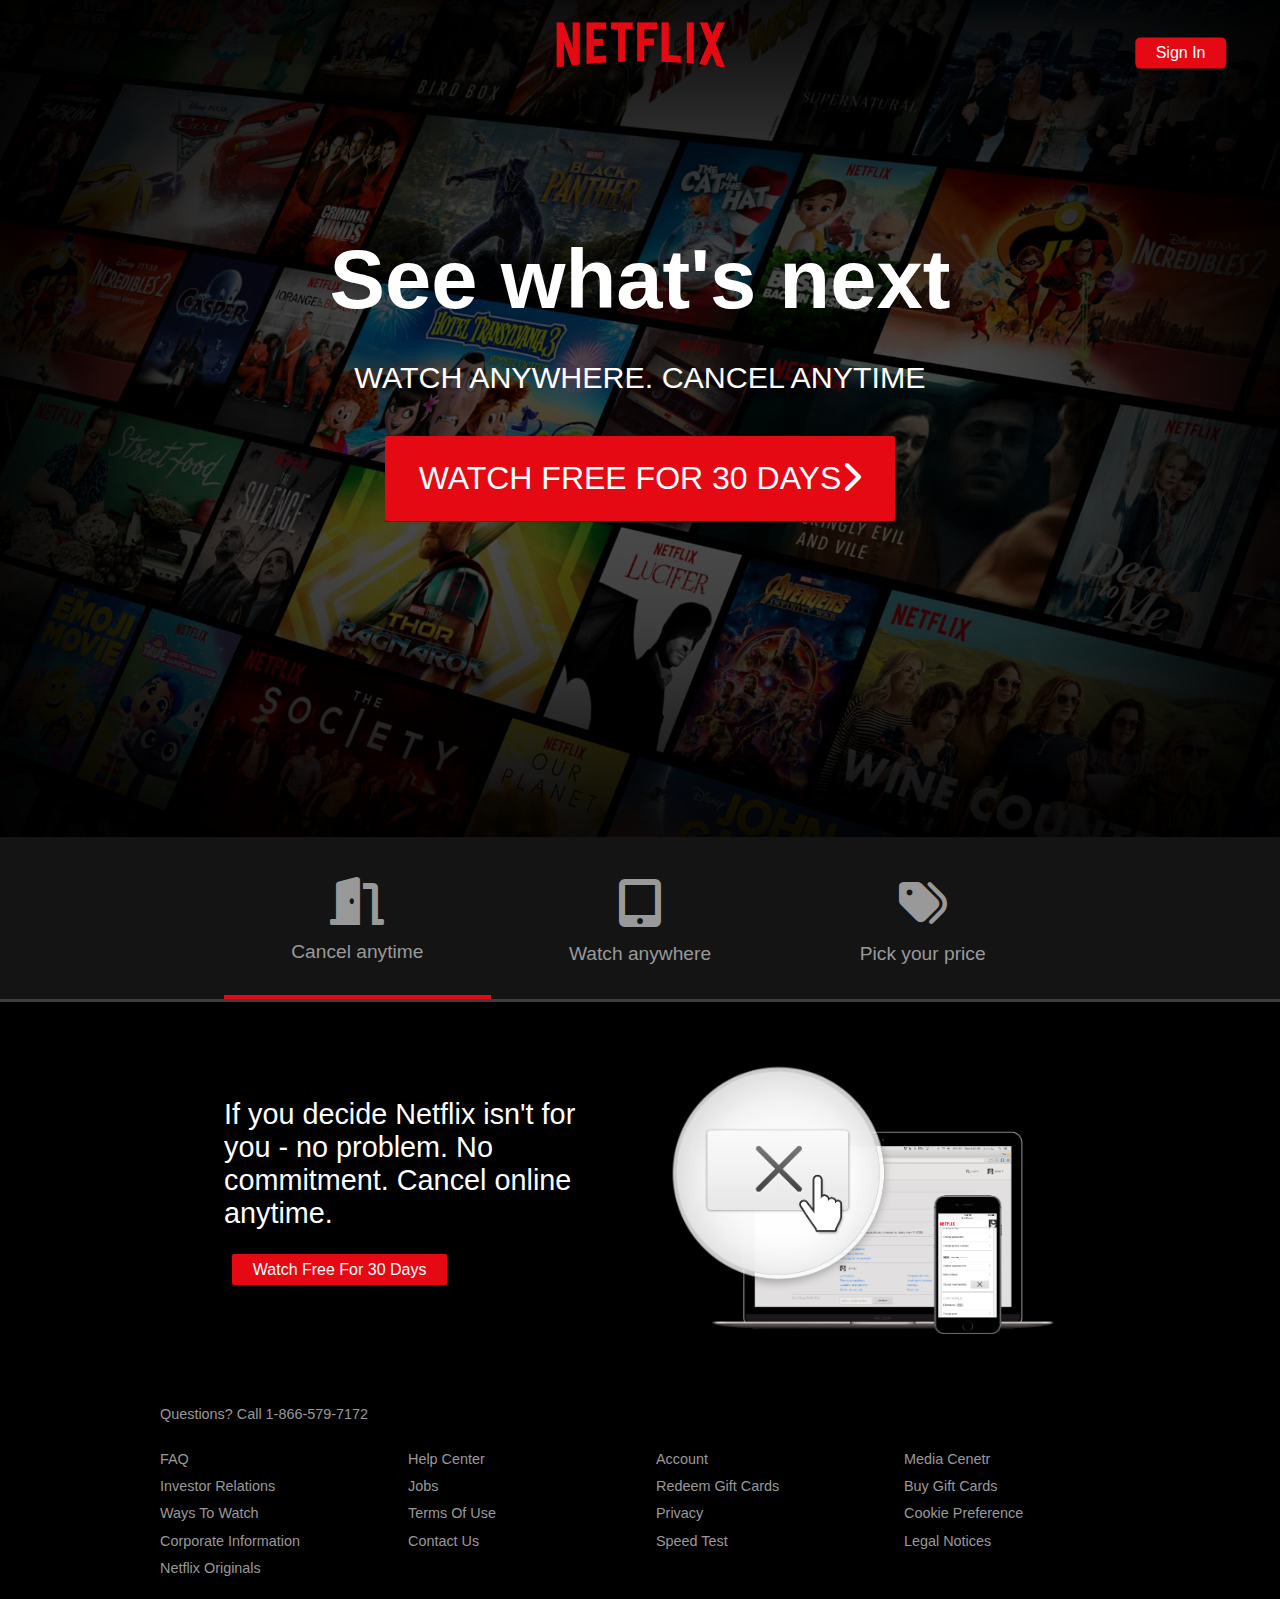
<file: Neftlix_project/index.html>
<!DOCTYPE html>
<html lang="en">

<head>
    <meta charset="UTF-8">
    <meta name="viewport" content="width=device-width, initial-sacle=1.0">
    <meta http-equiv="X-UA-Compatible" content="ie=edge">
    <link rel="stylesheet" href="https://cdnjs.cloudflare.com/ajax/libs/font-awesome/6.0.0/css/all.min.css">

    <link rel="stylesheet" href="css/style.css">
    <title>Netflix - Watch TV Shows Online, Watch Movies Online</title>
</head>

<body>
    <header class="showcase">
        <div class="showcase-top">
            <img src="img/logo.png" alt="Netflix">
            <a href="#" class="btn btn-rounded">Sign In</a>
        </div>
        <div class="showcase-content">
            <h1>See what's next</h1>
            <p>Watch anywhere. Cancel anytime</p>
            <a href="#" class="btn btn-xl">Watch Free For 30 Days<i class="fas fa-chevron-right btn-icon"></i></a>
        </div>
    </header>

    <section class="tabs">
        <div class="container">
            <div id="tab-1" class="tab-item tab-border">
                <i class="fas fa-door-open fa-3x"></i>
                <p class="hide-sm">Cancel anytime</p>

            </div>
            <div id="tab-2" class="tab-item">
                <i class="fas fa-tablet-alt fa-3x"></i>
                <!--hide when small screen-->
                <p class="hide-sm">Watch anywhere</p>

            </div>
            <div id="tab-3" class="tab-item">
                <i class="fas fa-tags fa-3x"></i>
                <p class="hide-sm">Pick your price</p>
            </div>
        </div>
    </section>

    <section class="tab-content">
        <div class="container">
            <!--Tab Content 1-->
            <div id="tab-1-content" class="tab-content-item show">
                <div class="tab-1-content-inner">
                    <div>
                        <p class="text-lg">
                            If you decide Netflix isn't for you - no problem. No commitment.
                            Cancel online anytime.
                        </p>
                        <a href="#" class="btn btn-lg">Watch Free For 30 Days</a>
                    </div>
                    <img src="img/tab-content-1.png" alt="">
                </div>
            </div>
            <!--Tab Content 2-->
            <div id="tab-2-content" class="tab-content-item">
                <div class="tab-2-content-top">
                    <p class="text-lg">
                        Watch TV shows and movies anytime, anywhere - personalized for you.
                    </p>
                    <a href="#" class="btn btn-lg">Watch Free For 30 Days</a>
                </div>
                <div class="tab-2-content-bottom">
                    <div>
                        <img src="img/tab-content-2-1.png" alt="">
                        <p class="text-md">Watch on your TV</p>
                        <p class="text-dark">Smart TVs, PlayStation, Xbox, Chromecast, Apple TV, Blu-ray players and
                            more.</p>
                    </div>

                    <div>
                        <img src="img/tab-content-2-2.png" alt="">
                        <p class="text-md">Watch instantly or download for later</p>
                        <p class="text-dark">Available on phone and tablet, wherever you go.</p>
                    </div>

                    <div>
                        <img src="img/tab-content-2-3.png" alt="">
                        <p class="text-md">Use any computer</p>
                        <p class="text-dark">Watch right on Netflix.com</p>
                    </div>
                </div>
            </div>
            <!--Tab Content 3-->
            <div id="tab-3-content" class="tab-content-item">
                <div class="text-center">
                    <p class="text-lg">Choose one plan and watch everything on Netflix</p>
                    <a href="#" class="btn btn-lg">Watch Free For 30 Days</a>
                </div>

                <table class="table">
                    <thead>
                        <tr>
                            <th></th>
                            <th>Basic</th>
                            <th>Standard</th>
                            <th>Premium</th>
                        </tr>
                    </thead>
                    <tbody>
                        <tr>
                            <td>Monthly price after free month ends on 6/19/24</td>
                            <td>$8.99</td>
                            <td>$12.99</td>
                            <td>$15.99</td>
                        </tr>
                        <tr>
                            <td>HD Available</td>
                            <td><i class="fas fa-times"></i></td>
                            <td><i class="fas fa-check"></i></td>
                            <td><i class="fas fa-check"></i></td>
                        </tr>
                        <tr>
                            <td>Ultra HD Available</td>
                            <td><i class="fas fa-times"></i></td>
                            <td><i class="fas fa-times"></i></td>
                            <td><i class="fas fa-check"></i></td>
                        </tr>
                        <tr>
                            <td>Screens you can watch on at the same time</td>
                            <td>1</td>
                            <td>2</td>
                            <td>4</td>
                        </tr>
                        <tr>
                            <td>Watch on your laptop, TV, phone and tablet</td>
                            <td><i class="fas fa-check"></i></td>
                            <td><i class="fas fa-check"></i></td>
                            <td><i class="fas fa-check"></i></td>
                        </tr>
                        <tr>
                            <td>Unlimited movies and TV shows</td>
                            <td><i class="fas fa-check"></i></td>
                            <td><i class="fas fa-check"></i></td>
                            <td><i class="fas fa-check"></i></td>
                        </tr>
                        <tr>
                            <td>Cancel anytime</td>
                            <td><i class="fas fa-check"></i></td>
                            <td><i class="fas fa-check"></i></td>
                            <td><i class="fas fa-check"></i></td>
                        </tr>
                        <tr>
                            <td>First month free</td>
                            <td><i class="fas fa-check"></i></td>
                            <td><i class="fas fa-check"></i></td>
                            <td><i class="fas fa-check"></i></td>
                        </tr>
                    </tbody>
                </table>
            </div>
        </div>
    </section>

    <footer class="footer">
        <p>Questions? Call 1-866-579-7172</p>
        <div class="footer-cols">
            <ul>
                <li><a href="#">FAQ</a></li>
                <li><a href="#">Investor Relations</a></li>
                <li><a href="#">Ways To Watch</a></li>
                <li><a href="#">Corporate Information</a></li>
                <li><a href="#">Netflix Originals</a></li>
            </ul>
            <ul>
                <li><a href="#">Help Center</a></li>
                <li><a href="#">Jobs</a></li>
                <li><a href="#">Terms Of Use</a></li>
                <li><a href="#">Contact Us</a></li>
            </ul>
            <ul>
                <li><a href="#">Account</a></li>
                <li><a href="#">Redeem Gift Cards</a></li>
                <li><a href="#">Privacy</a></li>
                <li><a href="#">Speed Test</a></li>
            </ul>
            <ul>
                <li><a href="#">Media Cenetr</a></li>
                <li><a href="#">Buy Gift Cards</a></li>
                <li><a href="#">Cookie Preference</a></li>
                <li><a href="#">Legal Notices</a></li>
            </ul>
        </div>
    </footer>

    <script src="js/main.js"></script>
</body>

</html>
</file>
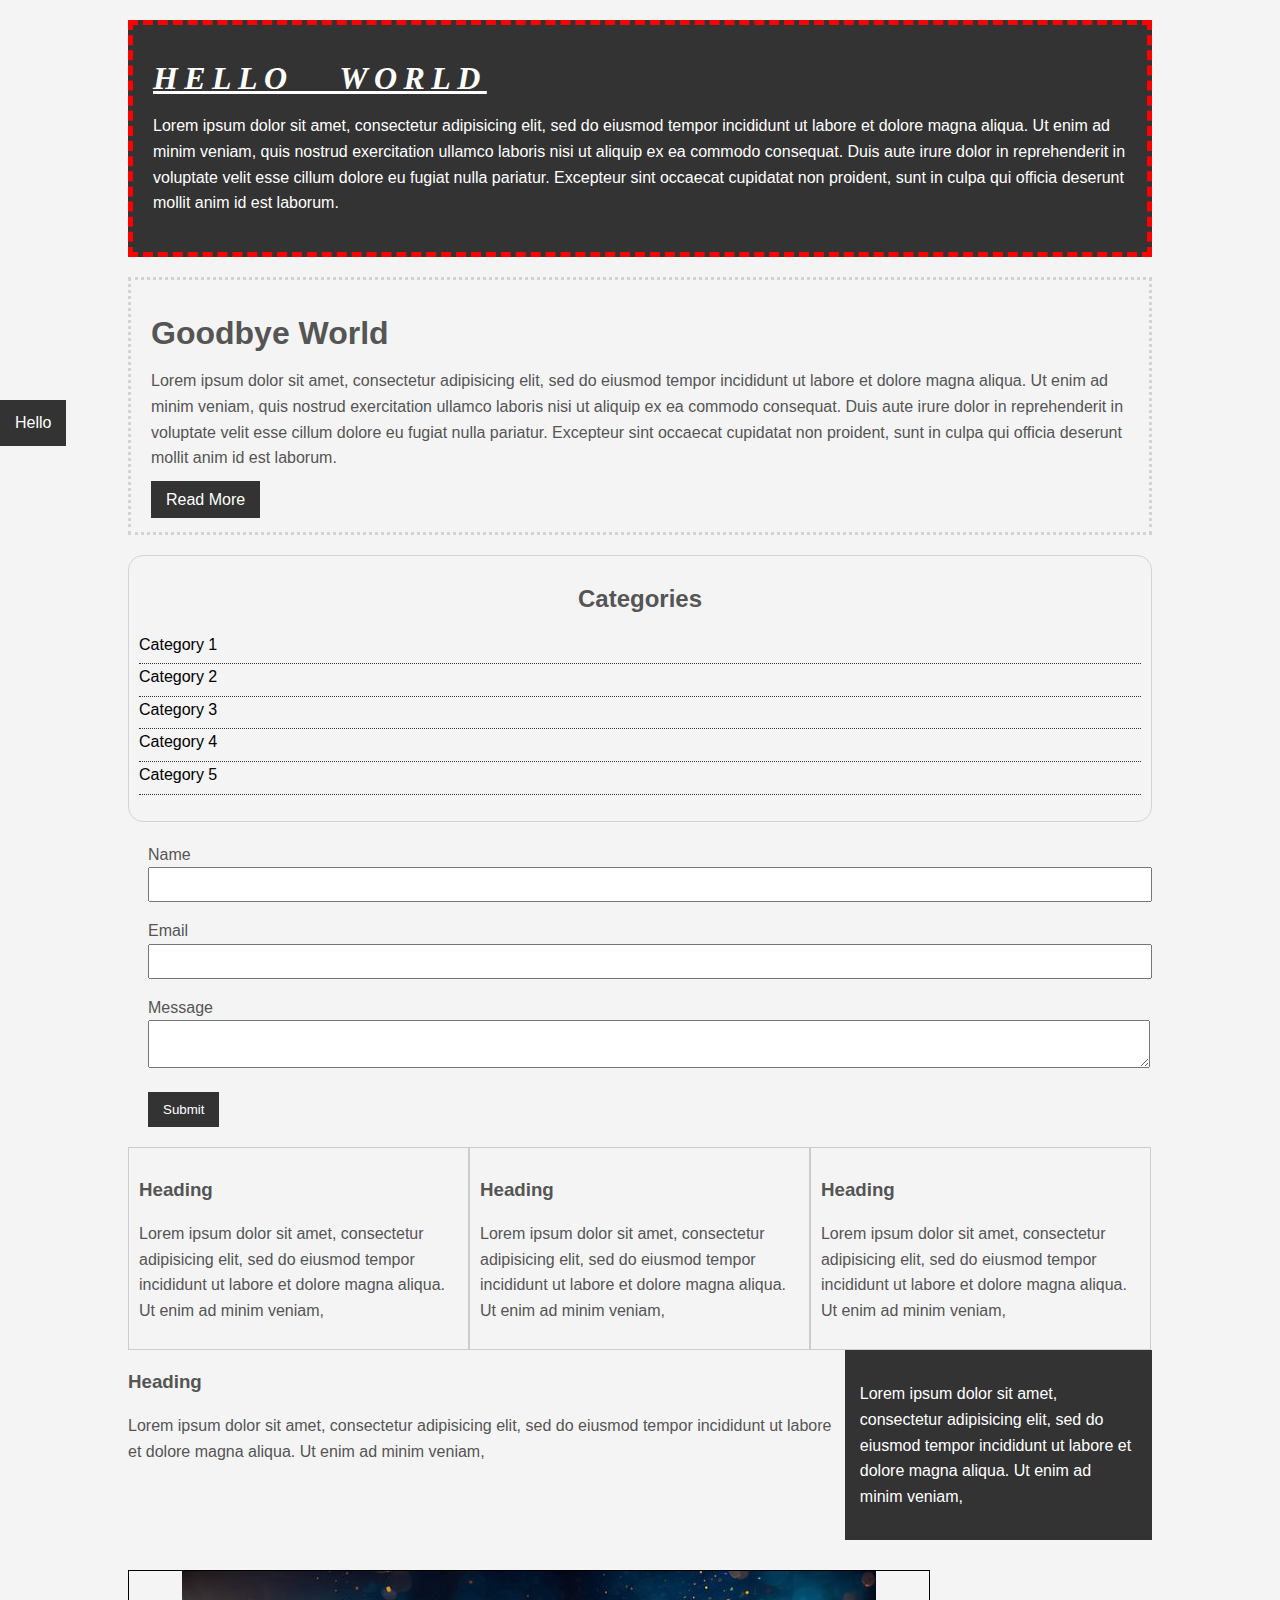
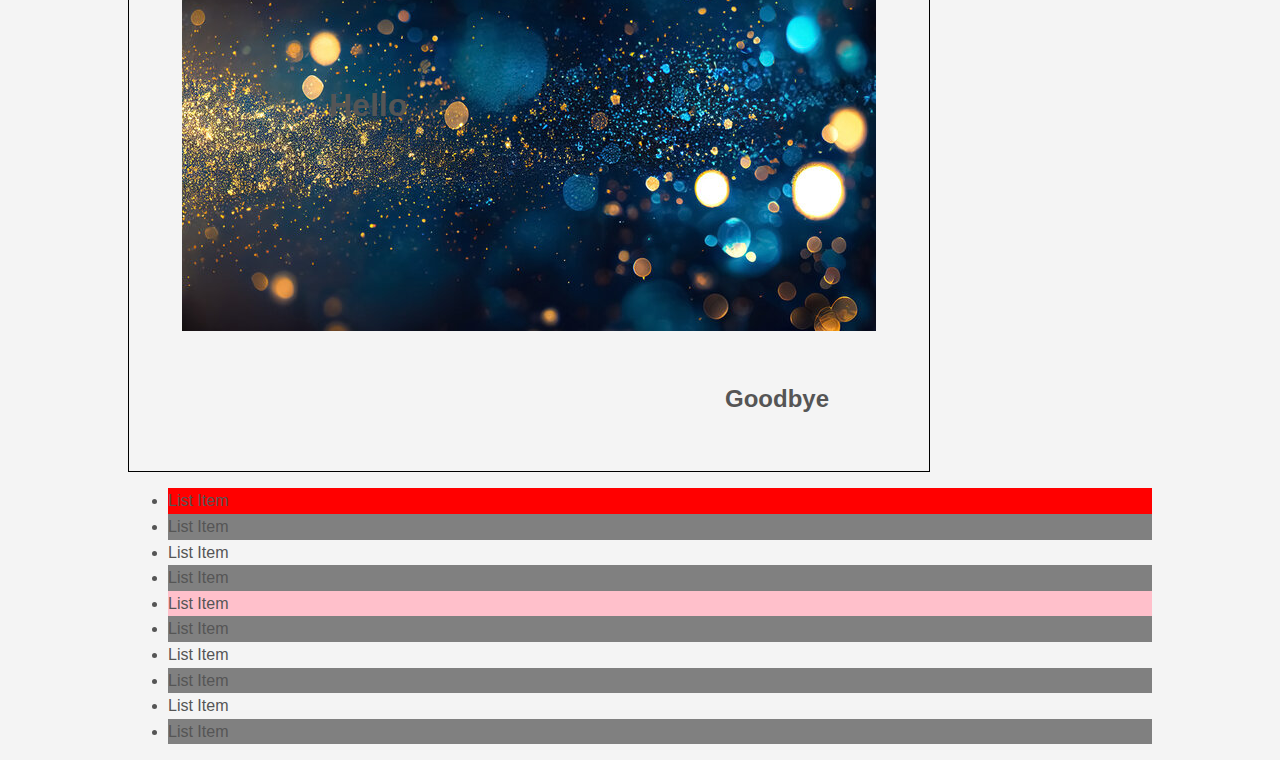
<file: CSS_Study/csscheatsheet/index.html>
<!DOCTYPE html>
<html>
<head>
	<title>My CSS</title>
	<link rel="stylesheet" type="text/css" href="css/style.css">
</head>
<body>
	<div class="container">
		<div class="box-1">
			<h1>Hello World</h1>
			<p>Lorem ipsum dolor sit amet, consectetur adipisicing elit, sed do eiusmod
			tempor incididunt ut labore et dolore magna aliqua. Ut enim ad minim veniam,
			quis nostrud exercitation ullamco laboris nisi ut aliquip ex ea commodo
			consequat. Duis aute irure dolor in reprehenderit in voluptate velit esse
			cillum dolore eu fugiat nulla pariatur. Excepteur sint occaecat cupidatat non
			proident, sunt in culpa qui officia deserunt mollit anim id est laborum.</p>
		</div>

		<div class="box-2">
			<h1>Goodbye World</h1>
			<p>Lorem ipsum dolor sit amet, consectetur adipisicing elit, sed do eiusmod
			tempor incididunt ut labore et dolore magna aliqua. Ut enim ad minim veniam,
			quis nostrud exercitation ullamco laboris nisi ut aliquip ex ea commodo
			consequat. Duis aute irure dolor in reprehenderit in voluptate velit esse
			cillum dolore eu fugiat nulla pariatur. Excepteur sint occaecat cupidatat non
			proident, sunt in culpa qui officia deserunt mollit anim id est laborum.</p>
			<a class="button" href="">Read More</a>
		</div>

		<div class="categories">
			<h2>Categories</h2>
			<ul>
				<li><a href="#">Category 1</a></li>
				<li><a href="#">Category 2</a></li>
				<li><a href="#">Category 3</a></li>
				<li><a href="#">Category 4</a></li>
				<li><a href="text.html">Category 5</a></li>
			</ul>
		</div>

		<form class="my-form">
			<div class="form-group">
				<label>Name</label>
				<input type="text" name="name">
			</div>
			<div class=" form-group">
				<label>Email</label>
				<input type="text" name="email">
			</div>
			<div class=" form-group">
				<label>Message</label>
				<textarea name="massage"></textarea>
			</div>
			<input class="button" type="submit" value="Submit" name="">			
		</form>
		<div class="block">
			<h3>Heading</h3>
			<p>
				Lorem ipsum dolor sit amet, consectetur adipisicing elit, sed do eiusmod
				tempor incididunt ut labore et dolore magna aliqua. Ut enim ad minim veniam,
				
			</p>
		</div>
		<div class="block">
			<h3>Heading</h3>
			<p>
				Lorem ipsum dolor sit amet, consectetur adipisicing elit, sed do eiusmod
				tempor incididunt ut labore et dolore magna aliqua. Ut enim ad minim veniam,
				
			</p>
		</div>
		<div class="block">
			<h3>Heading</h3>
			<p>
				Lorem ipsum dolor sit amet, consectetur adipisicing elit, sed do eiusmod
				tempor incididunt ut labore et dolore magna aliqua. Ut enim ad minim veniam,
				
			</p>
		</div>
		<div class="clr"></div>

		<div id="main-block">
			<h3>Heading</h3>
			<p>
				Lorem ipsum dolor sit amet, consectetur adipisicing elit, sed do eiusmod
				tempor incididunt ut labore et dolore magna aliqua. Ut enim ad minim veniam,
				
			</p>

		</div>
		<div id="sidebar"> 
			<p>
				Lorem ipsum dolor sit amet, consectetur adipisicing elit, sed do eiusmod
				tempor incididunt ut labore et dolore magna aliqua. Ut enim ad minim veniam,
				
			</p>
		</div>
		<div class="clr"></div>

		<div class="p-box">
			<h1>Hello</h1>
			<h2>Goodbye</h2>
		</div>

		<ul class="my-list">
			<li>List Item</li>
			<li>List Item</li>
			<li>List Item</li>
			<li>List Item</li>
			<li>List Item</li>
			<li>List Item</li>
			<li>List Item</li>
			<li>List Item</li>
			<li>List Item</li>
			<li>List Item</li>
		</ul>
	</div> <!-- container ends -->

	<a  class="fix-me button" href="">Hello</a>
</body>
</html>
</file>
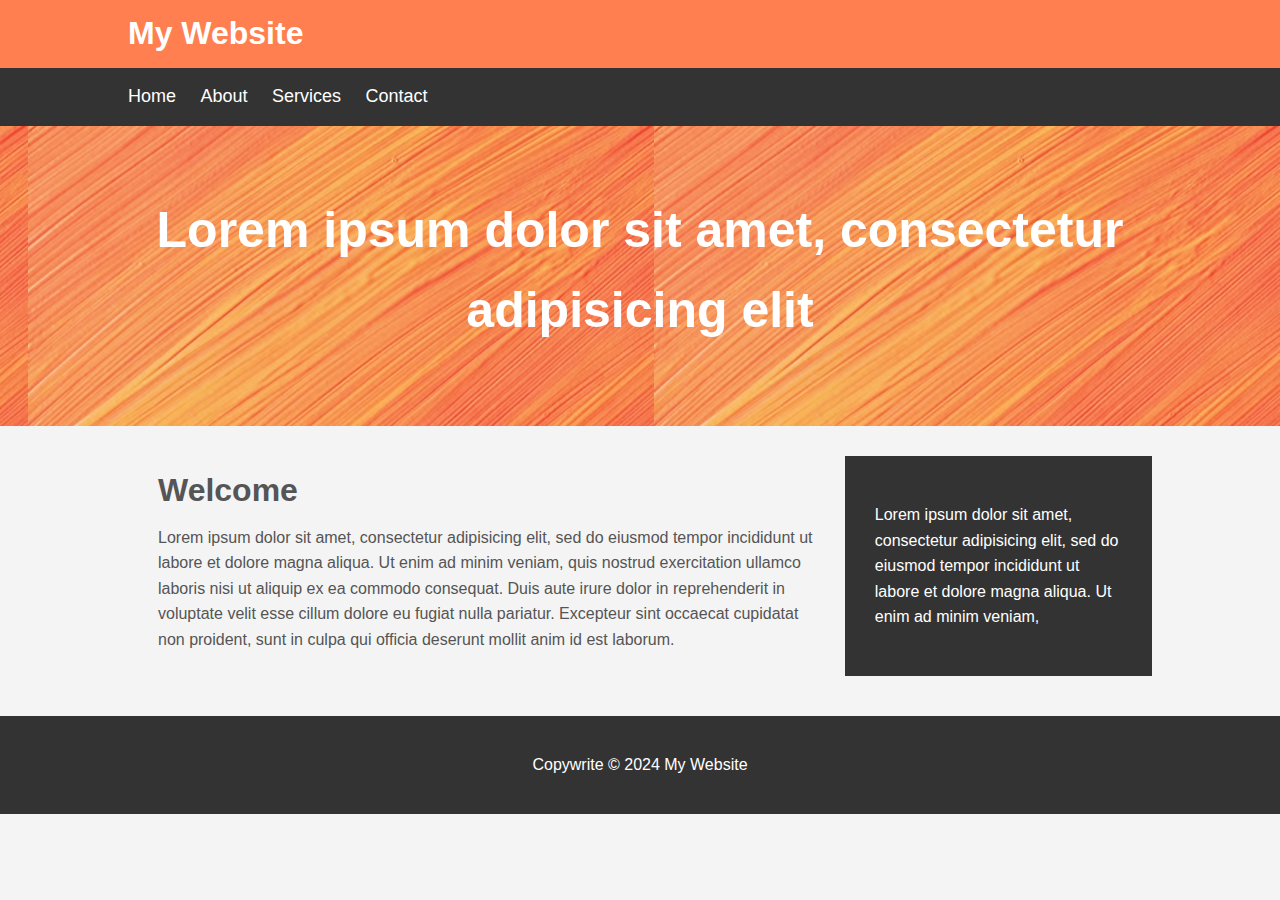
<file: CSS_Study/My_Website/index.html>
<!DOCTYPE html>
<html>
<head>
	<meta charset="utf-8">
	<meta name="viewport" content="width=device-width, initial-scale=1">
	<title>My Website</title>
	<link rel="stylesheet" type="text/css" href="css/style.css">
</head>
<body>
	<header id="main-header">
		<div class="container">
		<h1>My Website</h1>
		</div>
	</header>

	<nav id="navbar">
		<div class="container">
		<ul>
			<li><a href="#">Home</a></li>
			<li><a href="#">About</a></li>
			<li><a href="#">Services</a></li>
			<li><a href="#">Contact</a></li>
		</ul>
		</div>
	</nav>

	<section id="showcase">
		<div class="container">
			<h1>Lorem ipsum dolor sit amet, consectetur adipisicing elit</h1>
		</div>		
	</section>

	<div class="container">
	<section id="main">
		<h1>Welcome</h1>
		<p>Lorem ipsum dolor sit amet, consectetur adipisicing elit, sed do eiusmod
		tempor incididunt ut labore et dolore magna aliqua. Ut enim ad minim veniam,
		quis nostrud exercitation ullamco laboris nisi ut aliquip ex ea commodo
		consequat. Duis aute irure dolor in reprehenderit in voluptate velit esse
		cillum dolore eu fugiat nulla pariatur. Excepteur sint occaecat cupidatat non
		proident, sunt in culpa qui officia deserunt mollit anim id est laborum.</p>
	</section>

	<aside id="sidebar"> <!-- for the side bar -->
		<p>Lorem ipsum dolor sit amet, consectetur adipisicing elit, sed do eiusmod
		tempor incididunt ut labore et dolore magna aliqua. Ut enim ad minim veniam,
		</p>
	</aside>
	</div>

	<footer id="main-footer">
		<p>Copywrite &copy; 2024 My Website</p>
	</footer>
</body>
</html>
</file>
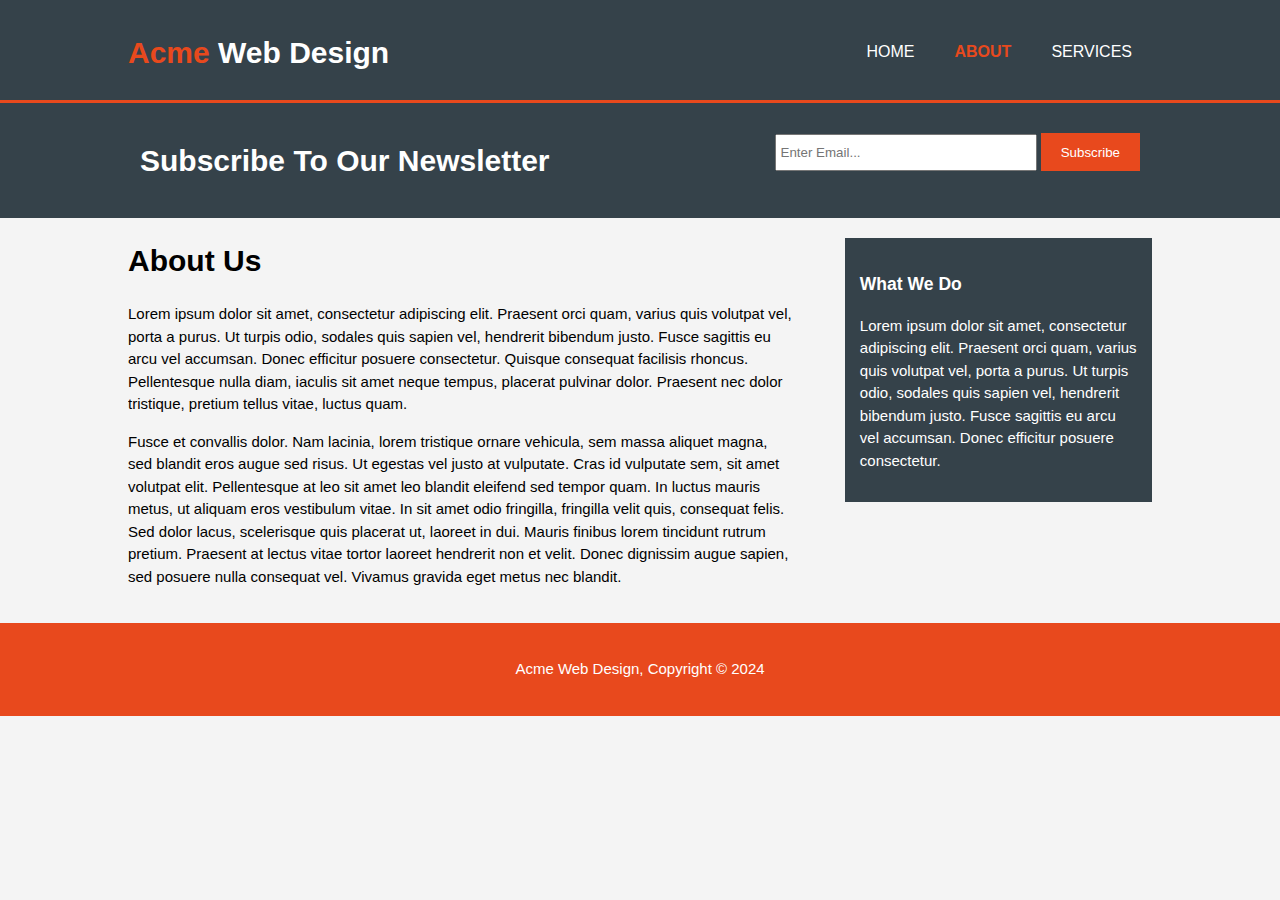
<file: Acme Web Design/about.html>
<!DOCTYPE html>
<html>
<head>
	<meta charset="utf-8">
	<meta name="viewport" content="width=device-width, initial-scale=1"> 

	<!-- for SEO -->
	<meta name="description" content="Affordable and professional web design">
	<meta name="keywords" content="web design, affordable web design, professional web design">
	<meta name="author" content="Taylor Yin">
	<title>Acme Web Design | About</title>
	<link rel="stylesheet" type="text/css" href="css/style.css">
</head>
<body>
	<header>
		<div class="container">
			<div id="branding">
				<h1><span class="highlight">Acme</span> Web Design</h1>
			</div>
			<nav>
				<ul>
					<li><a href="index.html">HOME</a></li>
					<li class="current"><a href="about.html">ABOUT</a></li>
					<li><a href="services.html">SERVICES</a></li>
				</ul>
			</nav>
		</div>
	</header>

	<section id="newsletter">
		<div class="container">
			<h1>Subscribe To Our Newsletter</h1>
			<form action="process.php">
				<input type="email" placeholder="Enter Email...">
				<button type="submit" class="button_1">Subscribe</button>
			</form>
		</div>
	</section>

	<section id="main">
		<div class="container">
			<article id="main-col">
				<h1 class="page-title">About Us</h1>
				<p>Lorem ipsum dolor sit amet, consectetur adipiscing elit. Praesent orci quam, varius quis volutpat vel, porta a purus. Ut turpis odio, sodales quis sapien vel, hendrerit bibendum justo. Fusce sagittis eu arcu vel accumsan. Donec efficitur posuere consectetur. Quisque consequat facilisis rhoncus. Pellentesque nulla diam, iaculis sit amet neque tempus, placerat pulvinar dolor. Praesent nec dolor tristique, pretium tellus vitae, luctus quam.</p>

				<p>Fusce et convallis dolor. Nam lacinia, lorem tristique ornare vehicula, sem massa aliquet magna, sed blandit eros augue sed risus. Ut egestas vel justo at vulputate. Cras id vulputate sem, sit amet volutpat elit. Pellentesque at leo sit amet leo blandit eleifend sed tempor quam. In luctus mauris metus, ut aliquam eros vestibulum vitae. In sit amet odio fringilla, fringilla velit quis, consequat felis. Sed dolor lacus, scelerisque quis placerat ut, laoreet in dui. Mauris finibus lorem tincidunt rutrum pretium. Praesent at lectus vitae tortor laoreet hendrerit non et velit. Donec dignissim augue sapien, sed posuere nulla consequat vel. Vivamus gravida eget metus nec blandit.</p>
			</article>

			<aside id="sidebar">
				<div class="dark">
				<h3>What We Do</h3>
				<p>Lorem ipsum dolor sit amet, consectetur adipiscing elit. Praesent orci quam, varius quis volutpat vel, porta a purus. Ut turpis odio, sodales quis sapien vel, hendrerit bibendum justo. Fusce sagittis eu arcu vel accumsan. Donec efficitur posuere consectetur.</p>
				</div>
			</aside>
		</div>
	</section>

	<footer>
		<p>Acme Web Design, Copyright &copy; 2024</p>
	</footer>
</body>
</html>
</file>
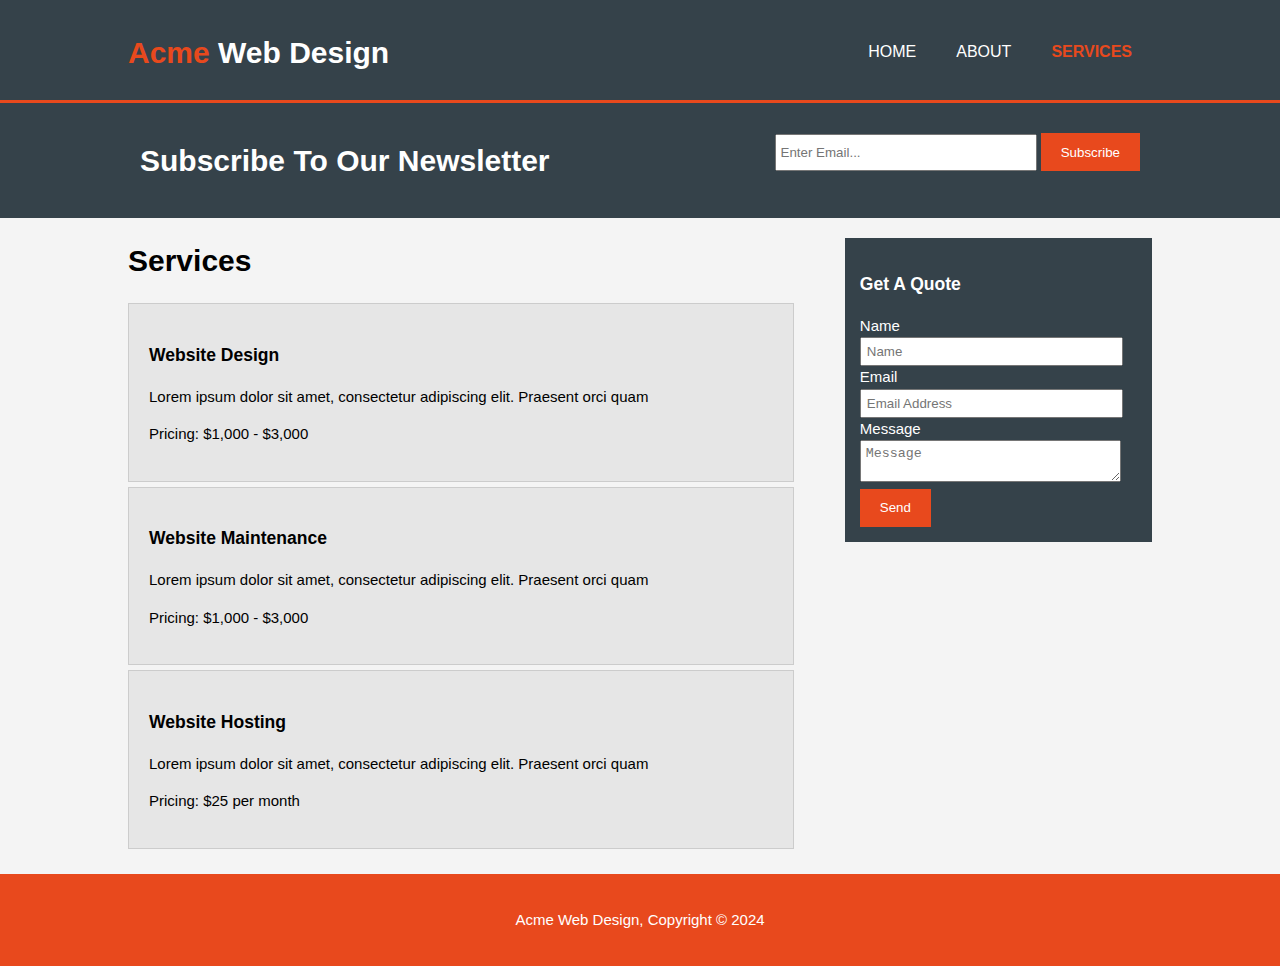
<file: Acme Web Design/services.html>
<!DOCTYPE html>
<html>
<head>
	<meta charset="utf-8">
	<meta name="viewport" content="width=device-width, initial-scale=1"> 

	<!-- for SEO -->
	<meta name="description" content="Affordable and professional web design">
	<meta name="keywords" content="web design, affordable web design, professional web design">
	<meta name="author" content="Taylor Yin">
	<title>Acme Web Design | Services</title>
	<link rel="stylesheet" type="text/css" href="css/style.css">
</head>
<body>
	<header>
		<div class="container">
			<div id="branding">
				<h1><span class="highlight">Acme</span> Web Design</h1>
			</div>
			<nav>
				<ul>
					<li><a href="index.html">HOME</a></li>
					<li><a href="about.html">ABOUT</a></li>
					<li class="current"><a href="services.html">SERVICES</a></li>
				</ul>
			</nav>
		</div>
	</header>

	<section id="newsletter">
		<div class="container">
			<h1>Subscribe To Our Newsletter</h1>
			<form action="process.php">
				<input type="email" placeholder="Enter Email...">
				<button type="submit" class="button_1">Subscribe</button>
			</form>
		</div>
	</section>

	<section id="main">
		<div class="container">
			<article id="main-col">
				<h1 class="page-title">Services</h1>
				<ul id="services">
					<li>
						<h3>Website Design</h3>
						<p>Lorem ipsum dolor sit amet, consectetur adipiscing elit. Praesent orci quam</p>
						<p>Pricing: $1,000 - $3,000</p>
					</li>

					<li>
						<h3>Website Maintenance</h3>
						<p>Lorem ipsum dolor sit amet, consectetur adipiscing elit. Praesent orci quam</p>
						<p>Pricing: $1,000 - $3,000</p>
					</li>

					<li>
						<h3>Website Hosting</h3>
						<p>Lorem ipsum dolor sit amet, consectetur adipiscing elit. Praesent orci quam</p>
						<p>Pricing: $25 per month</p>
					</li>
				</ul>
			</article>

			<aside id="sidebar">
				<div class="dark">
				<h3>Get A Quote</h3>
				<form class="quote">
					<div>
						<label>Name</label><br>
						<input type="text" placeholder="Name">
					</div>
					<div>
						<label>Email</label><br>
						<input type="email" placeholder="Email Address">
					</div>
					<div>
						<label>Message</label><br>
						<textarea placeholder="Message"></textarea>
					</div>
					<button class="button_1" type="submit">Send</button>
					</form>
					</div>
			</aside>
		</div>
	</section>

	<footer>
		<p>Acme Web Design, Copyright &copy; 2024</p>
	</footer>
</body>
</html>
</file>
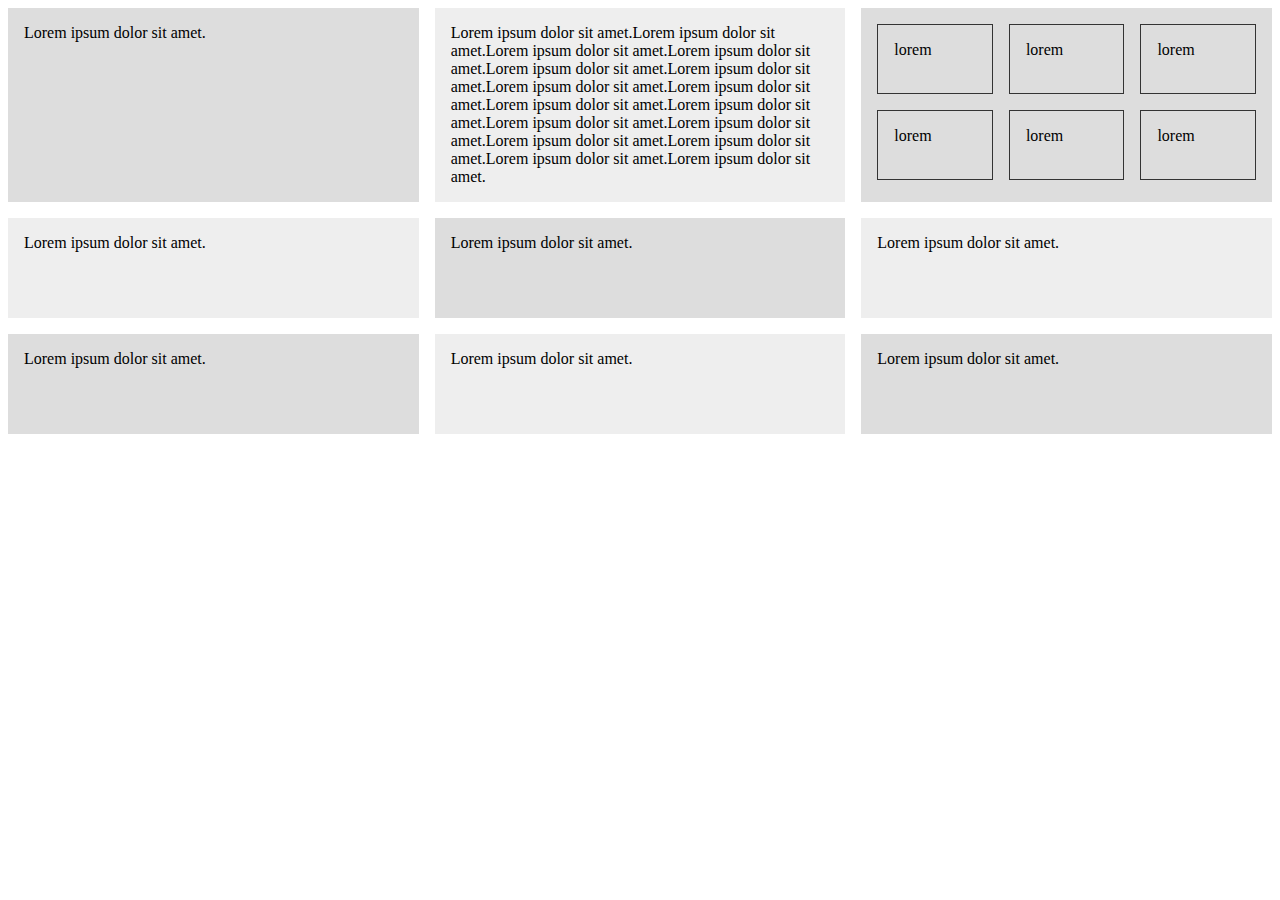
<file: CSS Grid/index2.html>
<!DOCTYPE html>
<html>
<head>
	
	<title>CSS Grid</title>
	<style>
		.container{
			display: grid;
			/*grid-template-columns: 1fr 2fr 1fr;*/
			grid-template-columns: repeat(3, 1fr);
			grid-gap: 1em;
			/*grid-auto-rows: 100px;*/
			grid-auto-rows: minmax(100px, auto);
		}

		.nested{
			display: grid;
			grid-template-columns: repeat(3, 1fr);
			grid-gap: 1em;
			grid-auto-rows: 70px;
		}
		.container > div{
			background: #eee;
			padding: 1em;
		}

		.container > div:nth-child(odd){
			background: #ddd;
		} 

		.nested > div{
			border: #333 1px solid;
			padding: 1em;

		}
	</style>
</head>
<body>
	<div class="container">
		<div>
			Lorem ipsum dolor sit amet.
		</div>
		<div>
			Lorem ipsum dolor sit amet.Lorem ipsum dolor sit amet.Lorem ipsum dolor sit amet.Lorem ipsum dolor sit amet.Lorem ipsum dolor sit amet.Lorem ipsum dolor sit amet.Lorem ipsum dolor sit amet.Lorem ipsum dolor sit amet.Lorem ipsum dolor sit amet.Lorem ipsum dolor sit amet.Lorem ipsum dolor sit amet.Lorem ipsum dolor sit amet.Lorem ipsum dolor sit amet.Lorem ipsum dolor sit amet.Lorem ipsum dolor sit amet.Lorem ipsum dolor sit amet.
		</div>
		<div class="nested">
			<div>lorem</div>
			<div>lorem</div>
			<div>lorem</div>
			<div>lorem</div>
			<div>lorem</div>
			<div>lorem</div>
		</div>
		<div>
			Lorem ipsum dolor sit amet.
		</div>
		<div>
			Lorem ipsum dolor sit amet.
		</div>
		<div>
			Lorem ipsum dolor sit amet.
		</div>
		<div>
			Lorem ipsum dolor sit amet.
		</div>
		<div>
			Lorem ipsum dolor sit amet.
		</div>
		<div>
			Lorem ipsum dolor sit amet.
		</div>

	</div>
</body>
</html>
</file>
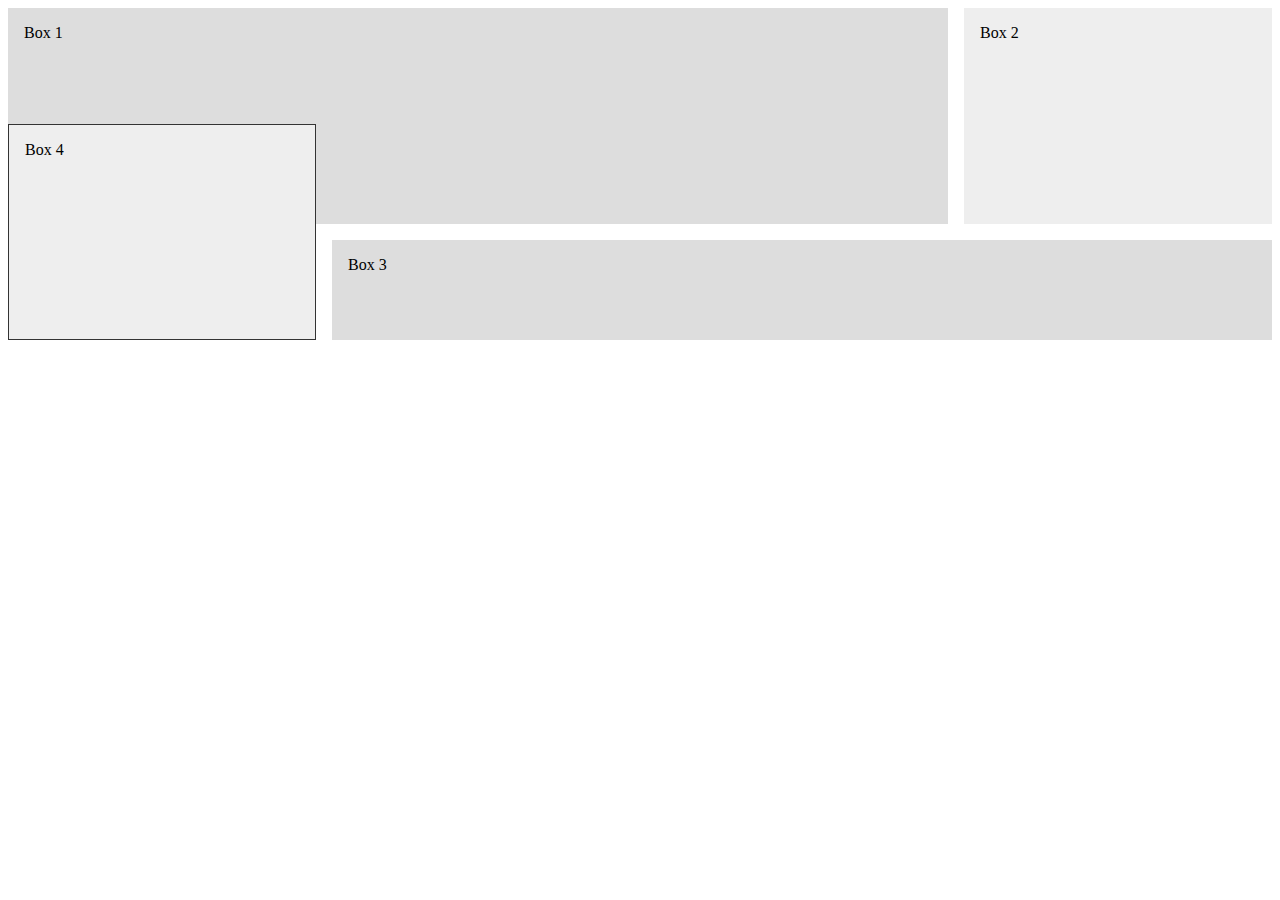
<file: CSS Grid/index3.html>
<!DOCTYPE html>
<html>
<head>
	
	<title>CSS Grid</title>
	<style>
		.container{
			display: grid;
			grid-template-columns: 1fr 2fr 1fr;
			grid-auto-rows: minmax(100px, auto);
			grid-gap: 1em;
			justify-items: stretch;/*default: stretch; start; center; end*/
			align-items:  stretch;/*default: stretch; start; center; end*/
			
		}

		.container > div{
			background: #eee;
			padding: 1em;
		}

		.container > div:nth-child(odd){
			background: #ddd;
		} 

		.box1{
			/*align-self: start;*/
			grid-column: 1/3;
			grid-row: 1/3;
		}

		.box2{
			/*align-self: end;*/
			grid-column: 3;
			grid-row: 1/3;
		}

		.box3{
			/*justify-self: end;*/
			grid-column: 2/4;
			grid-row: 3;
		}

		.box4{
			grid-column: 1;
			grid-row: 2/4;
			border: 1px solid #333;
		}

	
	</style>
</head>
<body>
	<div class="container">
		<div class="box box1">Box 1</div>
		<div class="box box2">Box 2</div>
		<div class="box box3">Box 3</div>
		<div class="box box4">Box 4</div>
	</div>
</body>
</html>
</file>
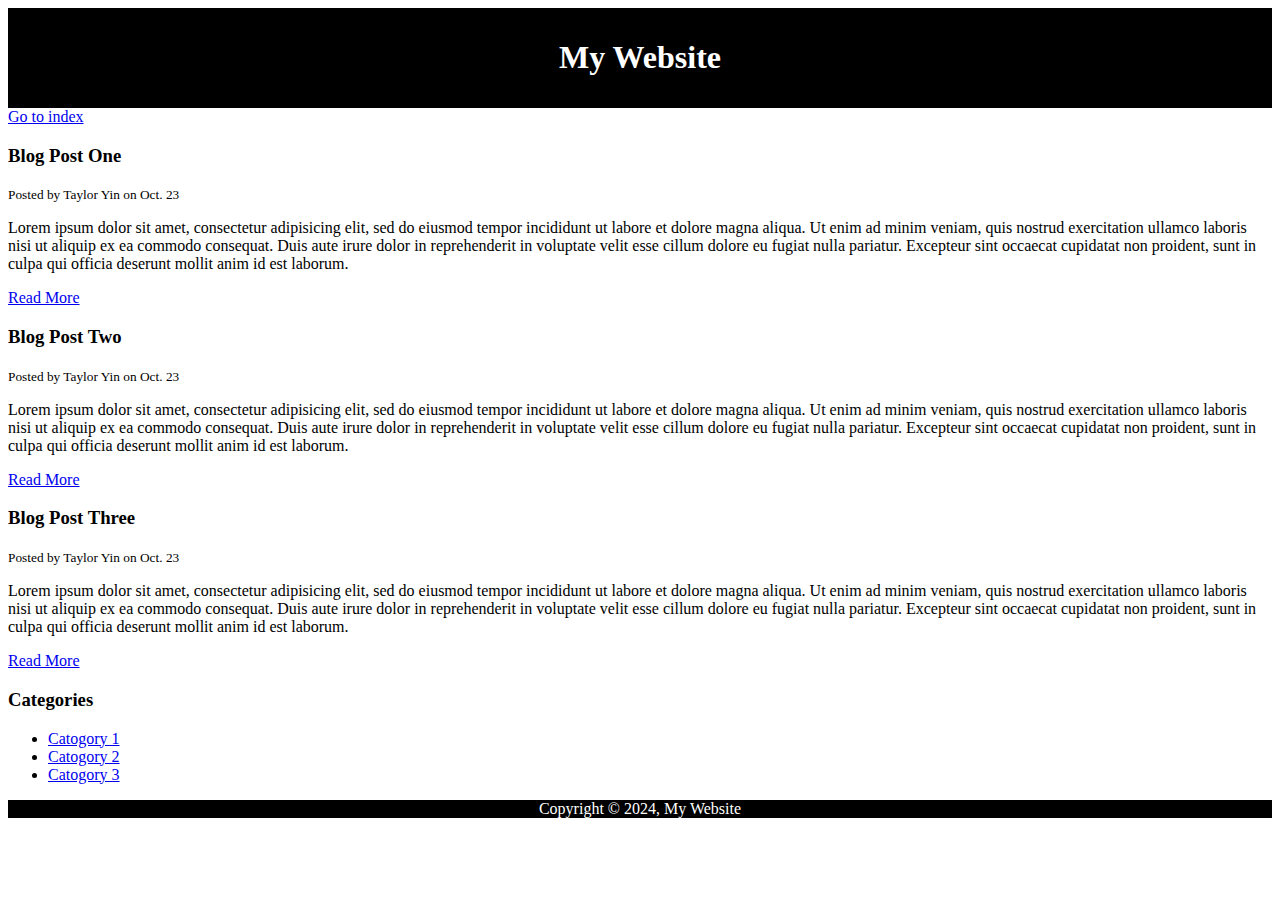
<file: HTML_Study/blog.html>
<!DOCTYPE html>
<html>
<head>
	<meta charset="utf-8">
	<title>My Blog</title>		<!-- "#" means:id -->
	<meta name="description" content="Awesome blog by Taylor Yin">
	<meta name="keywords" content="web design blog, web dev blog, company name">
	<style type="text/css">
		#main-header{				
			text-align: center;
			background-color: black;
			color: white;
			padding: 10px;
		}
		#main-footer{
			text-align: center;
			font-size: 16px;
			background-color: black;
			color: white;
		}				
	</style>
</head>
<body>
	<header id="main-header">
		<h1>My Website</h1>
	</header>

	<a href="index.html">Go to index</a>

	<section>
		<article class="post">
			<h3>Blog Post One</h3>
			<small>Posted by Taylor Yin on Oct. 23</small>    <!-- for subcontent, like the create date -->
			<p>Lorem ipsum dolor sit amet, consectetur adipisicing elit, sed do eiusmod
			tempor incididunt ut labore et dolore magna aliqua. Ut enim ad minim veniam,
			quis nostrud exercitation ullamco laboris nisi ut aliquip ex ea commodo
			consequat. Duis aute irure dolor in reprehenderit in voluptate velit esse
			cillum dolore eu fugiat nulla pariatur. Excepteur sint occaecat cupidatat non
			proident, sunt in culpa qui officia deserunt mollit anim id est laborum.</p>
			<a href="post.html">Read More </a>
		</article>

		<article class="post">
			<h3>Blog Post Two</h3>
			<small>Posted by Taylor Yin on Oct. 23</small>    <!-- for subcontent, like the create date -->
			<p>Lorem ipsum dolor sit amet, consectetur adipisicing elit, sed do eiusmod
			tempor incididunt ut labore et dolore magna aliqua. Ut enim ad minim veniam,
			quis nostrud exercitation ullamco laboris nisi ut aliquip ex ea commodo
			consequat. Duis aute irure dolor in reprehenderit in voluptate velit esse
			cillum dolore eu fugiat nulla pariatur. Excepteur sint occaecat cupidatat non
			proident, sunt in culpa qui officia deserunt mollit anim id est laborum.</p>
			<a href="post.html">Read More </a>
		</article>

		<article class="post">
			<h3>Blog Post Three</h3>
			<small>Posted by Taylor Yin on Oct. 23</small>    <!-- for subcontent, like the create date -->
			<p>Lorem ipsum dolor sit amet, consectetur adipisicing elit, sed do eiusmod
			tempor incididunt ut labore et dolore magna aliqua. Ut enim ad minim veniam,
			quis nostrud exercitation ullamco laboris nisi ut aliquip ex ea commodo
			consequat. Duis aute irure dolor in reprehenderit in voluptate velit esse
			cillum dolore eu fugiat nulla pariatur. Excepteur sint occaecat cupidatat non
			proident, sunt in culpa qui officia deserunt mollit anim id est laborum.</p>
			<a href="post.html">Read More </a>
		</article>
	</section>

	<aside>    <!-- For aside bars -->
		<h3>Categories</h3>
		<nav>				<!-- For navigations -->
			<ul>
				<li><a href="#">Catogory 1</a></li>
				<li><a href="#">Catogory 2</a></li>
				<li><a href="#">Catogory 3</a></li>
			</ul>
		</nav>
	</aside>

	<footer id="main-footer">
		<p>Copyright &copy; 2024, My Website</p>  <!-- "&copy;" is for the copyright sign -->
	</footer>

</body>
</html>
</file>
<file: Acme Web Design/css/style.css>
body{
	font-family: Arial, Helvetica, sans-serif;
	font-size: 15px;
	line-height: 1.5em;
	font: 15px/1.5 Arial, Helvetica, sans-serif; /*The same as above*/
	padding: 0;
	margin: 0;
	background-color: #f4f4f4;
}

/*Global*/
.container{
	width: 80%;
	margin: auto;
	overflow: hidden;
}

ul{
	padding: 0;
	margin: 0;
}

.button_1{
	height: 38px;
	background: #e8491d;
	border: none;
	padding-left: 20px;
	padding-right: 20px;
	color: #fff;
}

.dark{
	padding: 15px;
	background: #35424a;
	color: #fff;
	margin-top: 10px;
	margin-bottom: 10px;
}

/*Header*/
header{
	background-color: #35424a;
	color: #fff;
	padding-top:30px;
	min-height: 70px;
	border-bottom: #e8491d 3px solid;
}

header a{
	color: #fff;
	text-decoration: none;
	text-transform: uppercase;
	font-size: 16px;
}

header li{
	float: left;
	padding: 0 20px 0 20px;
	display: inline;
}

header #branding{
	float: left;
}

header #branding h1{
	margin: 0;
}

header nav{
	margin-top: 10px;
	float: right;

}

header .highlight, header .current a{
	color: #e8491d;
	font-weight: bold;
}

header a:hover{
	color: #ccc;
	font-weight: bold;
}

/*Showcase*/
#showcase{
	min-height: 400px;
	background: url('../images/showcase_bg.jpg') no-repeat -100px -250px;
	text-align: center;
	color: #fff;

}

#showcase h1{
	margin-top: 100px;
	font-size: 55px;
	margin-bottom: 10px;
}

#showcase p{
	font-size: 20px;
}

/*newsletter*/
#newsletter{
	padding: 15px;
	color: #fff;
	background: #35424a;
}

#newsletter h1{
	float: left;
}

#newsletter form{
	float: right;
	margin-top: 15px;
}

#newsletter input[type="email"]{
	padding: 4px;
	height: 25px;
	width: 250px;
}

/*boxes*/
#boxes{
	margin-top: 20px;
}

#boxes .box{
	float: left;
	width: 30%;
	padding: 10px;
	text-align: center;
}

#boxes .box img{
	width: 90px;
}

/*Side bar*/
aside#sidebar{
	float: right;
	width: 30%;
	margin-top: 10px;
}

aside#sidebar .quote input, aside#sidebar .quote textarea{
	width: 90%;
	padding: 5px;
}

/*main-col*/
article#main-col{
	float: left;
	width: 65%;
}

/*Services*/
ul#services li{
	list-style: none;
	padding: 20px;
	border: #ccc 1px solid;
	margin-bottom: 5px;
	background: #e6e6e6;
}
/*footer*/
footer{
	padding: 20px;
	margin-top: 20px;
	color: #fff;
	background-color: #e8491d;
	text-align: center;
}

/*Media queries*/
@media(max-width: 768px){
	header #branding,
	header #nav,
	header #nav li,
	#newsletter h1,
	#newsletter form,
	#boxes .box,
	article#main-col,
	aside#sidebar{
		float: none;
		text-align: center;
		width: 100%;
	}
	header{
		padding-bottom: 20px;
	}

	#showcase h1{
		margin-top: 40px;
	}
	#newsletter button, .quote button{
		display: block;
		width: 100%;
	}
	#newsletter form input[type="email"], .quote input, .quote textarea{
		width: 100%;
		margin-botton: 5px;
	}
}
</file>
<file: Microsoft_project/style.css>
* {
    box-sizing: border-box;
    margin: 0;
    padding: 0;
}

body {
    font-family: 'Segoe UI', Tahoma, Geneva, Verdana, sans-serif;
    background: #fff;
    color: #000;
    font-size: 15px;
    line-height: 1.5;
}

a {
    color: #262626;
    text-decoration: none;
}

ul {
    list-style: none;
}

.container {
    width: 90%;
    max-width: 1100px;
    margin: auto;
}

/*Nav*/
.main-nav {
    display: flex;
    align-items: center;
    justify-content: space-between;
    height: 60px;
    padding: 20px 0;
    font-size: 13px;
}

.main-nav .logo {
    width: 110px;
}

.main-nav ul {
    display: flex;
}

.main-nav ul li {
    padding: 0 10px;
}

.main-nav ul li a {
    padding-bottom: 2px;
}

.main-nav ul li a:hover {
    border-bottom: 2px solid #262626;
}

.main-nav ul.main-menu {
    flex: 1;
    margin-left: 20px;
}

.menu-btn {
    cursor: pointer;
    position: absolute;
    top: 20px;
    right: 30px;
    z-index: 2;
    display: none;
}

.btn {
    cursor: pointer;
    display: inline-block;
    border: 0;
    font-weight: bold;
    padding: 10px 20px;
    background: #262626;
    color: #fff;
    font-size: 15px;
}

.btn:hover {
    opacity: 0.9;
}

.dark {
    color: #fff;
}

.dark .btn {
    background: #f4f4f4;
    color: #333;
}

/*Showcase*/
.showcase {
    width: 100%;
    height: 400px;
    background: url("./img/showcase.jpg") no-repeat center center/cover;
    display: flex;
    flex-direction: column;
    align-items: center;
    text-align: center;
    justify-content: flex-end;
    padding-bottom: 50px;
    margin-bottom: 20px;
}

.showcase h2,
.showcase p {
    margin-bottom: 10px;
}

.showcase .btn {
    margin-top: 20px;
}

/*Home cards*/
.home-cards {
    display: grid;
    grid-template-columns: repeat(4, 1fr);
    grid-gap: 20px;
    margin-bottom: 40px;
}

.home-cards img {
    width: 100%;
    margin-bottom: 20px;
}

.home-cards h3 {
    margin-bottom: 5px;
}

.home-cards a {
    display: inline-block;
    padding-top: 10px;
    color: #0067b8;
    text-transform: uppercase;
    font-weight: bold;
}

.home-cards a:hover i {
    margin-left: 10px;
}

/*Xbox*/
.xbox {
    width: 100%;
    height: 350px;
    background: url("img/xbox.png") no-repeat center center/cover;
    margin-bottom: 20px;
}

.xbox .content {
    width: 40%;
    padding: 50px 0 0 30px;
}

.xbox p,
.carbon p {
    margin: 10px 0 20px;
}

/*Carbon*/
.carbon {
    width: 100%;
    height: 350px;
    background: url("img/carbon.jpg") no-repeat center center/cover;
}

.carbon .content {
    width: 55%;
    padding: 100px 0 0 30px;
}

/*Follow*/
.follow {
    display: flex;
    align-items: center;
    justify-content: flex-start;
    margin: 30px 0 30px;
}

.follow * {
    margin-right: 10px;
}

/*Links*/
.links {
    background: #f2f2f2;
    color: #616161;
    font-size: 12px;
    padding: 35px 0;
}

.links-inner {
    max-width: 1100px;
    margin: 0 auto;
    padding: 0 20px;
    display: grid;
    grid-template-columns: repeat(6, 1fr);
    grid-gap: 10px;
    align-items: center;
}

.links-inner li {
    line-height: 2.8;
}

/*Footer*/
.footer {
    background: #f2f2f2;
    color: #616161;
    font-size: 12px;
    padding: 20px 0;
}

.footer-inner {
    max-width: 1100px;
    margin: 0 auto;
    padding: 0 20px 0 20px;
    display: flex;
    align-items: center;
    justify-content: space-between;
}

.footer div {
    margin-bottom: 20px;
    display: flex;
    align-items: center;
}

.footer div i {
    margin-right: 10px;
}

.footer ul {
    display: flex;
    flex-wrap: wrap;
}

.footer li {
    margin-right: 30px;
    margin-bottom: 20px;
}

@media(max-width: 700px) {
    .menu-btn {
        display: block;
    }

    .menu-btn:hover {
        opacity: 0.5;
    }

    .main-nav .right-menu {
        margin-right: 50px;
    }

    .main-nav .main-menu {
        display: block;
        position: absolute;
        top: 0;
        left: 0;
        background: #f2f2f2;
        width: 50%;
        height: 100%;
        border-right: #ccc solid 1px;
        opacity: 0.9;
        padding: 30px;
        transform: translateX(-500px);
    }

    .main-nav .main-menu li {
        padding: 10px;
        border-bottom: #ccc solid 1px;
        font-size: 14px;
    }

    .main-nav .main-menu li:last-child {
        border-bottom: 0;
    }

    .main-nav .main-menu.show {
        transform: translateX(-20px);
    }

    .home-cards {
        grid-template-columns: repeat(2, 1fr);
    }

    .xbox .content p {
        display: none;
    }

    .xbox .content h2 {
        margin-bottom: 20px;
    }

    .carbon .content {
        width: 85%;
    }

    .links .links-inner {
        grid-template-columns: repeat(2, 1fr);
    }
}

@media(max-width: 500px) {
    .home-cards {
        grid-template-columns: 1fr;
    }

    .links .links-inner {
        grid-template-columns: 1fr;
    }

    .links .links-inner ul {
        margin-bottom: 20px;
    }

}
</file>
<file: myTunes/css/style.css>
@import url('https://fonts.googleapis.com/css2?family=PT+Sans:ital,wght@0,400;0,700;1,400;1,700&display=swap');

/*CSS variables*/
:root {
    --primary-color: #b90415;
    --primary-color-hover: #d3071b;
    --secondary-color: #103063;
    --secondary-color-hover: #143f85;
    --light-color: #f4f4f4;

}

body {
    font-family: "PT Sans Narrow", sans-serif;
    background-color: #252529;
    margin: 0;
    color: #fff;
    line-height: 1.6;
}

img {
    width: 100%;
}

a {
    text-decoration: none;
    color: #ccc;
}

/*Section*/
.section {
    padding: 2rem 0;
}

.section-head {
    font-size: 2.5rem;
    margin: 0;
}

.section h3 {
    font-size: 2rem;
}

section#entertainment {
    background: url(../img/section-bg.jpg) no-repeat bottom/cover;
    padding: 10rem 0;
}

.gift-cards {
    display: grid;
    grid-gap: 20px;
    grid-template-columns: repeat(2, 1fr);
    text-align: left;
}

/*Showcase*/
#showcase {
    margin: 0;
    padding: 0;
    background: url('../img/showcase\ \(1\).jpg') no-repeat center/cover;
    width: 100%;
    height: 100vh;
    position: relative;
    overflow: hidden;
}

#showcase .container {
    margin-top: 25vh;
}

#showcase h1 {
    font-size: 4rem;
    margin-bottom: 0;
}

#showcase h2 {
    font-size: 2rem;
}

/*Footer*/
footer .footer-cols {
    display: grid;
    grid-gap: 20px;
    grid-template-columns: repeat(4, 1fr);
    padding: 2rem;
    text-align: left;
    font-size: 14px;
}

footer .footer-cols ul {
    list-style: none;
}

footer .footer-cols ul li:first-child {
    font-size: 1.2rem;
    padding-bottom: 0.5rem;
    border-bottom: #444 solid 1px;
    margin-bottom: 1rem;
}

footer .footer-bottom {
    background: #333;
    padding: 1rem;
}

/*Utility Classes*/
.container {
    max-width: 1180px;
    text-align: center;
    margin: 0 auto;
    padding: 0 3rem;
}

.lead {
    font-size: 1.3rem;
}

.text-center {
    text-align: center;
}

/*Buttons*/
.btn {
    padding: 1rem;
    color: #fff;
    display: inline-block;
}

.btn-primary {
    background: var(--primary-color);
}

.btn-primary:hover {
    background: var(--primary-color-hover);
}

.btn-secondary {
    background: var(--secondary-color);
}

.btn-secondary:hover {
    background: var(--secondary-color-hover);
}

/*Text Colors*/
.text-primary {
    color: var(--primary-color);
}

.text-secondary {
    color: var(--secondary-color);
}

.text-light {
    color: var(--light-color);
}

.bg-light {
    background: var(--light-color);
    color: #333;
}


.mb {
    margin-bottom: 1rem;
}

.mt {
    margin-top: 1rem;
}

/*Navigation*/
nav {
    height: 40px;
    width: 100%;
    background-color: #333;
    color: #eee;
    position: fixed;
}

nav ul {
    padding: 0;
    margin: 0;
}

nav li {
    display: inline;
    float: left;
}

nav a {
    display: inline-block;
    width: 100px;
    text-align: center;
    text-decoration: none;
    padding: 10px 0;
    color: #eee;
    text-decoration: none;
}

nav li:hover {
    background-color: #444;
}

nav a#openup {
    display: none;
}

@media screen and (max-width: 580px) {
    .hide-on-small {
        display: none;
    }

    #showcase {
        height: 50vh;
    }

    #showcase .container {
        margin-top: 15vh;
    }

    #showcase h1 {
        font-size: 3rem;
    }

    #showcase h2 {
        font-size: 1.5rem;
    }

    nav {
        height: auto;
        border-bottom: 0;
    }

    nav ul {
        display: none;
        height: auto;
    }

    nav li {
        width: 100%;
        float: left;
        position: relative;
    }

    nav a {
        text-align: left;
        width: 100%;
        text-indent: 25px;
        background: #333;
        border-bottom: 1px solid #555;
    }

    nav a:hover {
        background: #444;
    }

    nav a#openup:after {
        content: "|||";
        transform: rotate(-90deg);
        -ms-transform: rotate(-90deg);
        /* IE 9 */
        -webkit-transform: rotate(-90deg);
        /* Safari and Chrome */
        width: 30px;
        height: 30px;
        display: inline-block;
        position: absolute;
        right: 5px;
        top: 20px;
    }

    nav a#openup {
        display: block;
        background-color: #333;
        width: 100%;
        position: relative;
    }
}

.cf:before,
.cf:after {
    content: "";
    display: table;
}

.cf:after {
    clear: both;
}

.cf {
    zoom: 1;
}

@media screen and (max-width: 780px) {
    .gift-cards {
        grid-template-columns: 1fr;
    }

    footer .footer-cols {
        display: none;
    }
}

@media screen and (max-height: 580px) {
    #showcase p.lead {
        display: none;
    }
}
</file>
<file: CSS_Study/csscheatsheet/css/style.css>
/* *{
	margin: 0;
	padding: 0;
} */

body{
	background-color: #f4f4f4;
	color: #555555;

	font-family: sans-serif;
	font-size: 16px;
	font-weight: normal;
	/*same as above*/
	font: normal, 16px, Arial;

	line-height: 1.6em;
	margin:0;
}

a{
	text-decoration: none;
	color: #000;
}/* target at any link on the page*/

a:hover{
	color: red;
}
a:active{
	color: green;
}
a:visited{
	
}

.container{
	width: 80%;
	margin:auto;
}

.button{
	background-color: #333;
	color:#fff;
	padding: 10px 15px;
	border:none;
}

.button:hover{
	background-color: red;
	color: #fff;
}

.clr{
	clear:both;
}

.box-1{
	background-color: #333333;
	color: #ffffff;
	
	border-right: 5px red solid;
	border-left: 5px red solid;
	border-top: 5px red solid;
	border-bottom: 5px red solid;
	border-width: 3px;
	border-bottom-width: 10px;
	border-top-style: dotted;

	border: 5px, red, dashed;

	padding-top: 20px;
	padding-bottom: 20px;
	padding-left: 20px;
	padding-right: 20px;

	/* Same as above*/
	padding: 20px;

	margin-top:20px;
	margin: 20px 0px;

}

.box-1 h1{
	font-family: Tahoma;
	font-weight: 800;
	font-style: italic;
	text-decoration: underline;
	text-transform: uppercase;
	letter-spacing: 0.2em;
	word-spacing: 1em;
}

.box-2{
	border: 3px, lightgrey, dotted;
	padding:20px;
	margin: 20px 0px;
}

.categories{
	border:1px, lightgrey, solid;
	padding: 10px;
	border-radius: 15px;
	
}

.categories h2{
	text-align: center;
}

.categories ul{
	padding: 0;
	list-style: square;
	list-style: none;
}

.categories li{
	padding-bottom: 6px;
	border-bottom: 1px #333 dotted;
}

.my-form{
	padding: 20px;
}

.my-form .form-group{
	padding-bottom: 16px;
}

.my-form label{
	display:block;
}

.my-form input[type="text"], .my-form textarea{
	padding: 8px;
	width: 100%;
}

.block{
	float:left;
	width: 33.3%;
	border: 1px #ccc solid;
	padding: 10px;
	box-sizing: border-box;
}

#main-block{
	float:left;
	width: 70%;
}

#sidebar{
	float:right;
	width: 30%;
	background-color: #333;
	color: #fff;
	padding: 15px;
	box-sizing: border-box;
}

.p-box{
	width:800px;
	height: 500px;
	border: 1px #000 solid;
	margin-top: 30px;
	position: relative;
	background-image: url('../images/bgimage.jpg');
	background-repeat: no-repeat;
	background-position: center top;
}

.p-box h1{
	position: absolute;
	top: 100px;
	left: 200px;
}
.p-box h2{
	position: absolute;
	bottom: 40px;
	right:100px;
}

.fix-me{
	position: fixed;
	top: 400px;
}

.my-list li:first-child{
	background: red;
}

.my-list li:last-child{
	background: purple;
}

.my-list li:nth-child(5){
	background: pink;
}

.my-list li:nth-child(even){
	background: grey;
}
</file>
<file: CSS_Study/My_Website/css/style.css>
body{
	background-color: #f4f4f4;
	color: #555;
	font-family: Arial, Helvetica, sans-serif;
	font-size: 16px;
	line-height: 1.6em;
	margin:0;
}
 .container{
 	width:80%;
 	margin: auto;
 	overflow: hidden;
 }

 #main-header{
 	background-color: coral;
 	color: #fff;
 }

 #navbar{
 	background-color: #333;
 	color: #fff;
 }

 #navbar ul{
 	padding: 0;
 	list-style: none;
 }

 #navbar li{
 	display: inline;
 }

 #navbar a{
 	color: #fff;
 	text-decoration: none;
 	font-size: 18px;
 	padding-right: 20px;
 }

 #showcase{
 	background-image: url('../images/bgimage.jpg');
 	background-position: center right;
 	min-height: 300px;     /*the height will grow when the window gets smaller*/
 	margin-bottom: 30px;
 	text-align: center;

 }

 #showcase h1{
 	color: #fff;
 	font-size: 50px;
 	line-height: 1.6em;
 	padding-top: 30px;
 }

 #main{
 	float: left;
 	width: 70%;
 	padding: 0 30px;
 	box-sizing: border-box;
 }

 #sidebar{
 	float: right;
 	width: 30%;
 	background-color: #333;
 	color: #fff;
 	padding: 30px;
 	box-sizing: border-box;
 }

 #main-footer{
 	background: #333;
 	color: #fff;
 	text-align: center;
 	padding: 20px;
 	margin-top: 40px;
 }

 @media(max-width: 600px){    /*When the width is under 600px*/
 	#main{
 		width: 100%;
 		float: none;
 	}
 	#sidebar{
 		width: 100%;
 		float: none;
 	}
 }
</file>
<file: Neftlix_project/css/style.css>
:root {
    /*primary-color is a CSS variable*/
    --primary-color: #e50914;
    --dark-color: #141414;
}

* {
    /*Reset*/
    box-sizing: border-box;
    margin: 0;
    padding: 0;
}

body {
    font-family: 'Arial', sans-serif;
    -webkit-font-smoothing: antialiased;
    background: #000;
    color: #999;
}

ul {
    list-style: none;
}

h1,
h2,
h3,
h4 {
    color: #fff;
}

a {
    color: #fff;
    /*get off the underline of the link*/
    text-decoration: none;
}

p {
    margin: 0.5rem 0;
}

img {
    width: 100%;
}

.showcase {
    width: 100%;
    /*93% of the viewport(window) height*/
    height: 93vh;
    position: relative;
    background: url('../img/background.jpg') no-repeat center center/cover;
}

/*commonly used to add decorative elements without modifying the HTML*/
.showcase::after {
    content: '';
    position: absolute;
    top: 0;
    left: 0;
    width: 100%;
    height: 100%;
    /*stacking order*/
    z-index: 1;
    /*rgba value --> transparent color*/
    background: rgba(0, 0, 0, 0.6);
    /*inset: make the shadow inside of the element*/
    box-shadow: inset 120px 100px 250px #000000, inset -120px -100px 250px #000000;
}

.showcase-top {
    position: relative;
    /*elements with higher z-index value are displayed in front of those with lower value*/
    z-index: 2;
    height: 90px;
}

.showcase-top img {
    width: 170px;
    /*positioning it inside of its closest parent element that has a position relative -->showcase-top*/
    position: absolute;
    top: 50%;
    left: 50%;
    /*the element is moved back by 50% of its own width and height after initially positioning it in the center of its parent container*/
    transform: translate(-50%, -50%);
}

.showcase-top a {
    position: absolute;
    top: 50%;
    right: 0;
    transform: translate(-50%, -50%);
}

.showcase-content {
    position: relative;
    z-index: 2;
    margin: auto;
    display: flex;
    flex-direction: column;
    justify-content: center;
    align-items: center;
    text-align: center;
    margin-top: 9rem;
}

.showcase-content h1 {
    font-weight: 700;
    font-size: 5.2rem;
    line-height: 1.1;
    margin: 0 0 2rem;
}

.showcase-content p {
    text-transform: uppercase;
    color: #fff;
    font-weight: 400;
    font-size: 1.9rem;
    line-height: 1.25;
    margin: 0 0 2rem;
}

/*Tabs*/
.tabs {
    background: var(--dark-color);
    padding-top: 1rem;
    border-bottom: 3px solid #3d3d3d;
}

.tabs .container {
    display: grid;
    grid-template-columns: repeat(3, 1fr);
    grid-gap: 1rem;
    /*Whenever using flexbox or grid, the following three are used */
    align-items: center;
    justify-content: center;
    text-align: center;
}

.tabs p {
    font-size: 1.2rem;
    padding-top: 0.5rem;
}

.tabs .container>div {
    padding: 1.5rem 0;
}

.tabs .container>div:hover {
    color: #fff;
    cursor: pointer;
}

.tab-border {
    border-bottom: var(--primary-color) 4px solid;
}

/*Tab Content*/
.tab-content {
    padding: 3rem 0;
    background: #000;
    color: #fff;
}

/*Hide Content Initially*/
#tab-1-content,
#tab-2-content,
#tab-3-content {
    display: none;
}

.show {
    display: block !important;
}

#tab-1-content .tab-1-content-inner {
    display: grid;
    grid-template-columns: repeat(2, 1fr);
    grid-gap: 2rem;
    align-items: center;
    justify-content: center;
}

#tab-2-content .tab-2-content-top {
    display: grid;
    grid-template-columns: 2fr 1fr;
    grid-gap: 1rem;
    align-items: center;
    justify-content: center;
}

#tab-2-content .tab-2-content-bottom {
    margin-top: 2rem;
    display: grid;
    grid-template-columns: repeat(3, 1fr);
    grid-gap: 2rem;
    align-items: center;
    justify-content: center;
    text-align: center;
}

.table {
    width: 100%;
    margin-top: 2rem;
    border-collapse: collapse;
    border-spacing: 0;
}

.table thead th {
    text-transform: uppercase;
    padding: 0.8rem;
}

.table tbody tr td {
    color: #999;
    padding: 0.8rem 1.2rem;
    text-align: center;
}

/*td: first-child --> target the first <td> in each <tr>*/
.table tbody tr td:first-child {
    text-align: left;
}

.table tbody tr:nth-child(odd) {
    background: #222;
}

/*Footer*/
.footer {
    max-width: 75%;
    margin: 1rem auto;
    overflow: auto;
}

.footer,
.footer a {
    color: #999;
    font-size: 0.9rem;
}

.footer p {
    margin-bottom: 1.5rem;
}

.footer .footer-cols {
    display: grid;
    grid-template-columns: repeat(4, 1fr);
    grid-gap: 2rem;
}

.footer li {
    line-height: 1.9;
}

/*Containers*/
.container {
    max-width: 70%;
    margin: auto;
    overflow: hidden;
    padding: 0 2rem;
}

/*Text Styles*/
.text-xl {
    font-size: 2rem;
    margin-bottom: 1rem;
}

.text-lg {
    font-size: 1.8rem;
    margin-bottom: 1rem;
}

.text-md {
    font-size: 1.5rem;
    margin-bottom: 1rem;
}

.text-center {
    text-align: center;
}

.text-dark {
    color: #999;
}

/*Buttons*/
.btn {
    display: inline-block;
    background: var(--primary-color);
    color: #fff;
    padding: 0.4rem 1.3rem;
    font-size: 1rem;
    text-align: center;
    border: none;
    cursor: pointer;
    margin: 0.5rem;
    outline: none;
    /*horizontal offset, vertical offset, blur raduis, color of the shadow, opacity*/
    box-shadow: 0 1px 0 rgba(0, 0, 0, 0.45);
    border-radius: 2px;
}

.btn:hover {
    opacity: 0.9;
}

.btn-rounded {
    border-radius: 5px;
}

.btn-xl {
    font-size: 2rem;
    padding: 1.5rem 2.1rem;
    text-transform: uppercase;
}

@media(max-width: 960px) {
    .showcase {
        height: 70vh;
    }

    .hide-sm {
        display: none;
    }

    .showcase-top img {
        top: 30%;
        left: 5%;
        transform: translate(0);
    }

    .showcase-content h1 {
        font-size: 3.7rem;
        line-height: 1;
    }

    .showcase-content p {
        font-size: 1.5rem;
    }

    .footer .footer-cols {
        grid-template-columns: repeat(2, 1fr);
    }

    .btn-xl {
        font-size: 1.5rem;
        padding: 1.4rem 2rem;
    }

    .text-xl {
        font-size: 1.5rem;
    }

    .text-lg {
        font-size: 1.3rem;
    }

    .text-md {
        font-size: 1rem;
    }

}

@media(max-width: 700px) {
    .showcase::after {
        box-shadow: inset 80px 80px 250px #000000, inset -80px -80px 250px #000000
    }

    #tab-1-content .tab-1-content-inner {
        grid-template-columns: 1fr;
        text-align: center;
    }

    #tab-2-content .tab-2-content-top {
        display: block;
        text-align: center;
    }

    #tab-2-content .tab-2-content-bottom {
        grid-template-columns: 1fr;
        grid-gap: 2rem;
        text-align: center;
    }
}
</file>
